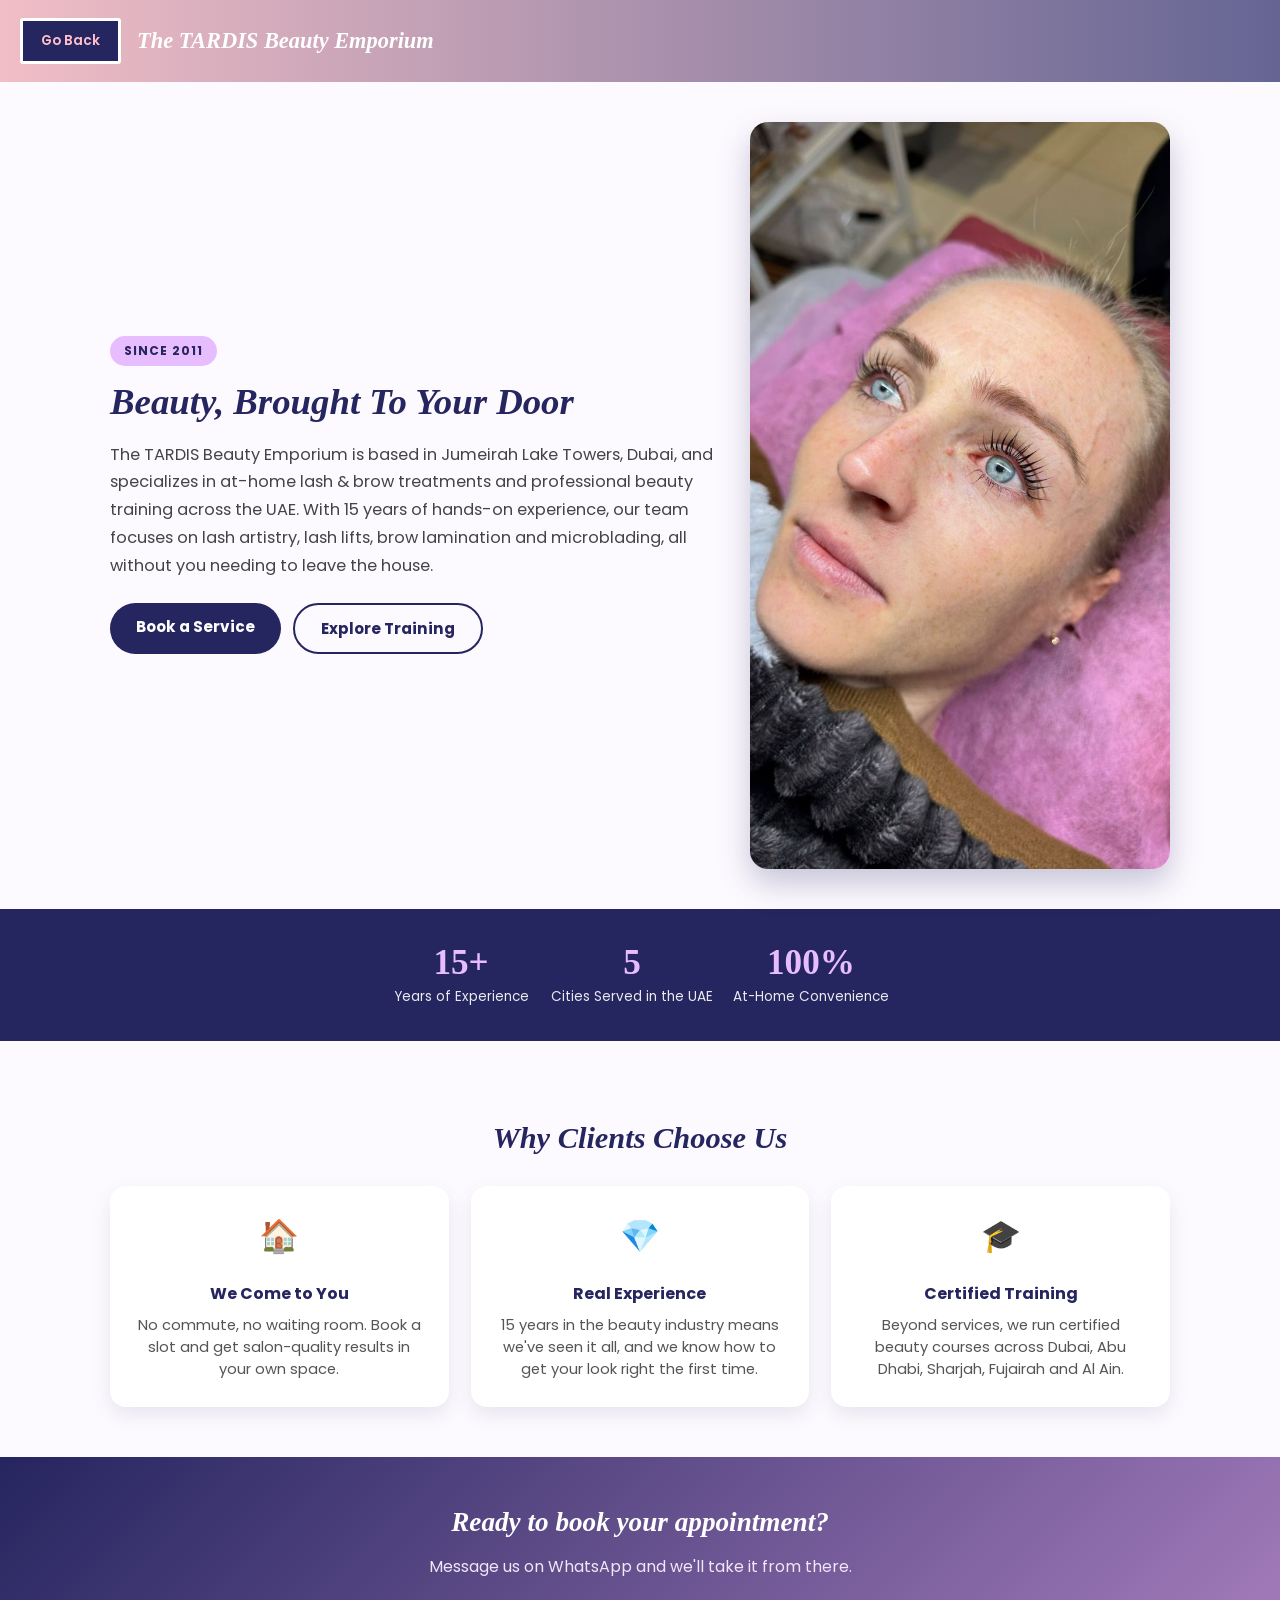
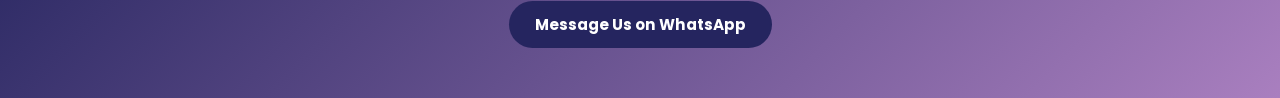
<file: about-us.html>
<!DOCTYPE html>
<html lang="en">
<head>
  <meta charset="UTF-8" />
  <meta name="viewport" content="width=device-width, initial-scale=1.0"/>
  <meta name="description" content="15 years of lash & brow expertise in Dubai. The TARDIS Beauty Emporium offers at-home lash and brow services and professional training across the UAE.">
  <title>About Us | The TARDIS Beauty Emporium</title>
  <link rel="preconnect" href="https://fonts.googleapis.com">
  <link rel="preconnect" href="https://fonts.gstatic.com" crossorigin>
  <link href="https://fonts.googleapis.com/css2?family=Playfair+Display+SC:ital,wght@0,400;0,700;0,900;1,400;1,700;1,900&family=Poppins:ital,wght@0,100;0,200;0,300;0,400;0,500;0,600;0,700;0,800;0,900;1,100;1,200;1,300;1,400;1,500;1,600;1,700;1,800;1,900&display=swap" rel="stylesheet">
  <link rel="stylesheet" href="./about-us.css" />
</head>
<body>

  <header class="about-header">
    <a href="./index.html" class="back-btn">Go Back</a>
    <h1>The TARDIS Beauty Emporium</h1>
  </header>

  <section class="about-hero">
    <div class="about-hero-text">
      <span class="about-badge">Since 2011</span>
      <h2>Beauty, Brought To Your Door</h2>
      <p>The TARDIS Beauty Emporium is based in Jumeirah Lake Towers, Dubai, and specializes in at-home lash &amp; brow treatments and professional beauty training across the UAE. With 15 years of hands-on experience, our team focuses on lash artistry, lash lifts, brow lamination and microblading, all without you needing to leave the house.</p>
      <div class="about-cta-row">
        <a href="https://wa.me/971585784100?text=Hi!%20I'd%20like%20to%20book%20a%20beauty%20service" target="_blank" rel="noopener" class="about-btn about-btn-primary">Book a Service</a>
        <a href="./index.html#training" class="about-btn about-btn-secondary">Explore Training</a>
      </div>
    </div>
    <div class="about-hero-img">
      <img src="./about-hero.jpg" alt="Lash treatment being applied at The TARDIS Beauty Emporium" loading="lazy">
    </div>
  </section>

  <section class="about-stats">
    <div class="stat-item">
      <span class="stat-number">15+</span>
      <span class="stat-label">Years of Experience</span>
    </div>
    <div class="stat-item">
      <span class="stat-number">5</span>
      <span class="stat-label">Cities Served in the UAE</span>
    </div>
    <div class="stat-item">
      <span class="stat-number">100%</span>
      <span class="stat-label">At-Home Convenience</span>
    </div>
  </section>

  <section class="about-values">
    <h3 class="section-title">Why Clients Choose Us</h3>
    <div class="values-grid">
      <div class="value-card">
        <div class="value-icon">🏠</div>
        <h4>We Come to You</h4>
        <p>No commute, no waiting room. Book a slot and get salon-quality results in your own space.</p>
      </div>
      <div class="value-card">
        <div class="value-icon">💎</div>
        <h4>Real Experience</h4>
        <p>15 years in the beauty industry means we've seen it all, and we know how to get your look right the first time.</p>
      </div>
      <div class="value-card">
        <div class="value-icon">🎓</div>
        <h4>Certified Training</h4>
        <p>Beyond services, we run certified beauty courses across Dubai, Abu Dhabi, Sharjah, Fujairah and Al Ain.</p>
      </div>
    </div>
  </section>

  <section class="about-final-cta">
    <h3>Ready to book your appointment?</h3>
    <p>Message us on WhatsApp and we'll take it from there.</p>
    <a href="https://wa.me/971585784100?text=Hi!%20I'd%20like%20to%20book%20a%20beauty%20service" target="_blank" rel="noopener" class="about-btn about-btn-primary">Message Us on WhatsApp</a>
  </section>

</body>
</html>
</file>
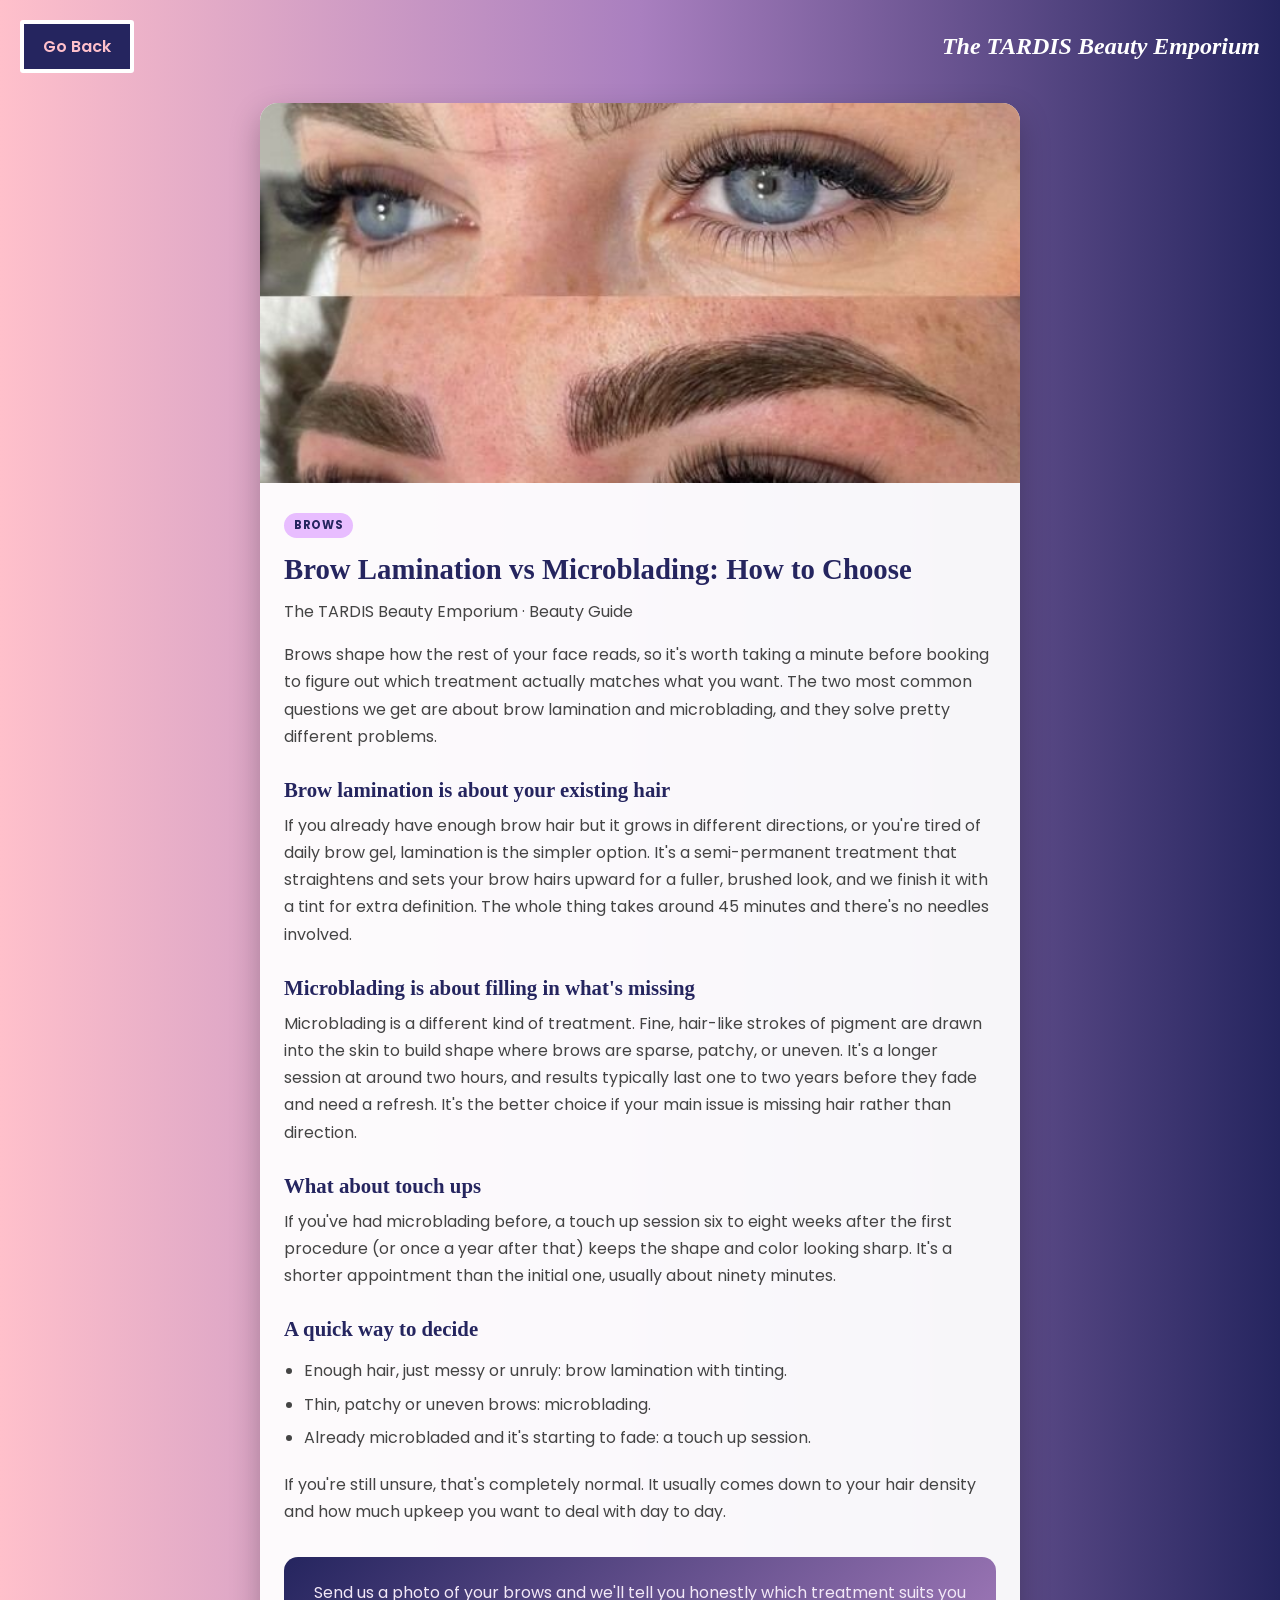
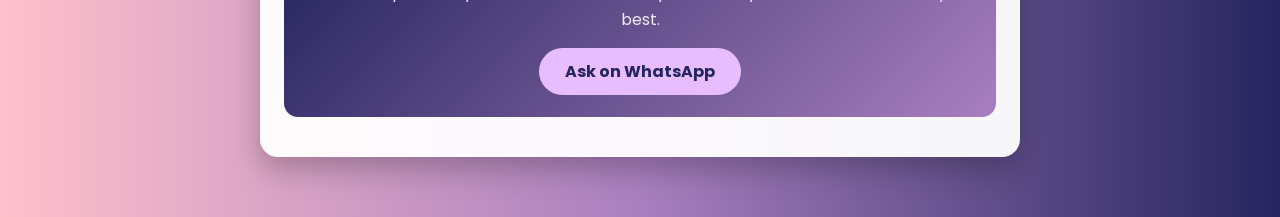
<file: blog-brow-guide.html>
<!DOCTYPE html>
<html lang="en">
<head>
  <meta charset="UTF-8">
  <meta name="viewport" content="width=device-width, initial-scale=1.0">
  <meta name="description" content="Brow lamination or microblading? Here's how to choose the right brow treatment for your face and lifestyle, from The TARDIS Beauty Emporium, Dubai.">
  <title>Brow Lamination vs Microblading: How to Choose | The TARDIS Beauty Emporium Blog</title>
  <link rel="preconnect" href="https://fonts.googleapis.com">
  <link rel="preconnect" href="https://fonts.gstatic.com" crossorigin>
  <link href="https://fonts.googleapis.com/css2?family=Playfair+Display+SC:ital,wght@0,400;0,700;0,900;1,400;1,700;1,900&family=Poppins:ital,wght@0,100;0,200;0,300;0,400;0,500;0,600;0,700;0,800;0,900;1,100;1,200;1,300;1,400;1,500;1,600;1,700;1,800;1,900&display=swap" rel="stylesheet">
  <style>
    * { box-sizing: border-box; }
    body {
      margin: 0;
      font-family: 'Poppins', sans-serif;
      background: linear-gradient(to left, #25255f, #a97fbf, pink);
      min-height: 100vh;
      color: #333;
    }
    header {
      padding: 20px;
      display: flex;
      align-items: center;
      justify-content: space-between;
      flex-wrap: wrap;
      gap: 10px;
    }
    header a.back-btn {
      color: pink;
      background-color: #25255f;
      padding: 10px 19px;
      border-radius: 3px;
      border: 4px solid white;
      text-decoration: none;
      font-weight: 600;
      display: inline-block;
    }
    header h1 {
      color: #fff;
      font-family: 'Playfair Display', serif;
      font-style: italic;
      font-size: 1.5rem;
      margin: 0;
    }
    article {
      max-width: 760px;
      margin: 10px auto 60px;
      background: rgba(255,255,255,0.95);
      border-radius: 18px;
      overflow: hidden;
      box-shadow: 0 12px 30px rgba(0,0,0,0.25);
    }
    article img.hero {
      width: 100%;
      max-height: 380px;
      object-fit: cover;
      display: block;
    }
    .article-body { padding: 28px 24px 40px; }
    .post-tag {
      display: inline-block;
      background: #E8BDFF;
      color: #25255f;
      font-size: 0.72rem;
      font-weight: 700;
      letter-spacing: 0.06em;
      text-transform: uppercase;
      padding: 4px 10px;
      border-radius: 20px;
      margin-bottom: 14px;
    }
    .article-body h1 {
      font-family: 'Playfair Display', serif;
      color: #25255f;
      font-size: 1.8rem;
      margin: 0 0 10px;
      line-height: 1.25;
    }
    .meta { color: #888; font-size: 0.85rem; margin-bottom: 24px; }
    .article-body h2 {
      font-family: 'Playfair Display', serif;
      color: #25255f;
      font-size: 1.3rem;
      margin: 28px 0 10px;
    }
    .article-body p {
      line-height: 1.7;
      font-size: 1rem;
      color: #444;
      margin: 0 0 16px;
    }
    .article-body ul { line-height: 1.7; color: #444; padding-left: 20px; margin-bottom: 20px; }
    .article-body li { margin-bottom: 6px; }
    .cta-box {
      margin-top: 32px;
      padding: 22px;
      background: linear-gradient(135deg, #25255f, #a97fbf);
      border-radius: 14px;
      text-align: center;
      color: #fff;
    }
    .cta-box p { color: #f2e8f7; margin-bottom: 14px; }
    .cta-box a {
      display: inline-block;
      background: #E8BDFF;
      color: #25255f;
      font-weight: 700;
      padding: 11px 26px;
      border-radius: 26px;
      text-decoration: none;
      transition: background 0.2s ease;
    }
    .cta-box a:hover { background: #fff; }
    @media (max-width: 480px) {
      .article-body h1 { font-size: 1.4rem; }
      .article-body { padding: 20px 16px 32px; }
    }
  </style>
</head>
<body>
  <header>
    <a href="./blog.html" class="back-btn">Go Back</a>
    <h1>The TARDIS Beauty Emporium</h1>
  </header>

  <article>
    <img class="hero" src="./Screenshot_31-7-2025_235139_www.instagram.com.jpeg" alt="Well groomed eyebrows after a brow treatment">
    <div class="article-body">
      <span class="post-tag">Brows</span>
      <h1>Brow Lamination vs Microblading: How to Choose</h1>
      <p class="meta">The TARDIS Beauty Emporium · Beauty Guide</p>

      <p>Brows shape how the rest of your face reads, so it's worth taking a minute before booking to figure out which treatment actually matches what you want. The two most common questions we get are about brow lamination and microblading, and they solve pretty different problems.</p>

      <h2>Brow lamination is about your existing hair</h2>
      <p>If you already have enough brow hair but it grows in different directions, or you're tired of daily brow gel, lamination is the simpler option. It's a semi-permanent treatment that straightens and sets your brow hairs upward for a fuller, brushed look, and we finish it with a tint for extra definition. The whole thing takes around 45 minutes and there's no needles involved.</p>

      <h2>Microblading is about filling in what's missing</h2>
      <p>Microblading is a different kind of treatment. Fine, hair-like strokes of pigment are drawn into the skin to build shape where brows are sparse, patchy, or uneven. It's a longer session at around two hours, and results typically last one to two years before they fade and need a refresh. It's the better choice if your main issue is missing hair rather than direction.</p>

      <h2>What about touch ups</h2>
      <p>If you've had microblading before, a touch up session six to eight weeks after the first procedure (or once a year after that) keeps the shape and color looking sharp. It's a shorter appointment than the initial one, usually about ninety minutes.</p>

      <h2>A quick way to decide</h2>
      <ul>
        <li>Enough hair, just messy or unruly: brow lamination with tinting.</li>
        <li>Thin, patchy or uneven brows: microblading.</li>
        <li>Already microbladed and it's starting to fade: a touch up session.</li>
      </ul>

      <p>If you're still unsure, that's completely normal. It usually comes down to your hair density and how much upkeep you want to deal with day to day.</p>

      <div class="cta-box">
        <p>Send us a photo of your brows and we'll tell you honestly which treatment suits you best.</p>
        <a href="https://wa.me/971585784100?text=Hi!%20I'd%20like%20advice%20on%20brow%20lamination%20vs%20microblading" target="_blank" rel="noopener">Ask on WhatsApp</a>
      </div>
    </div>
  </article>
</body>
</html>
</file>
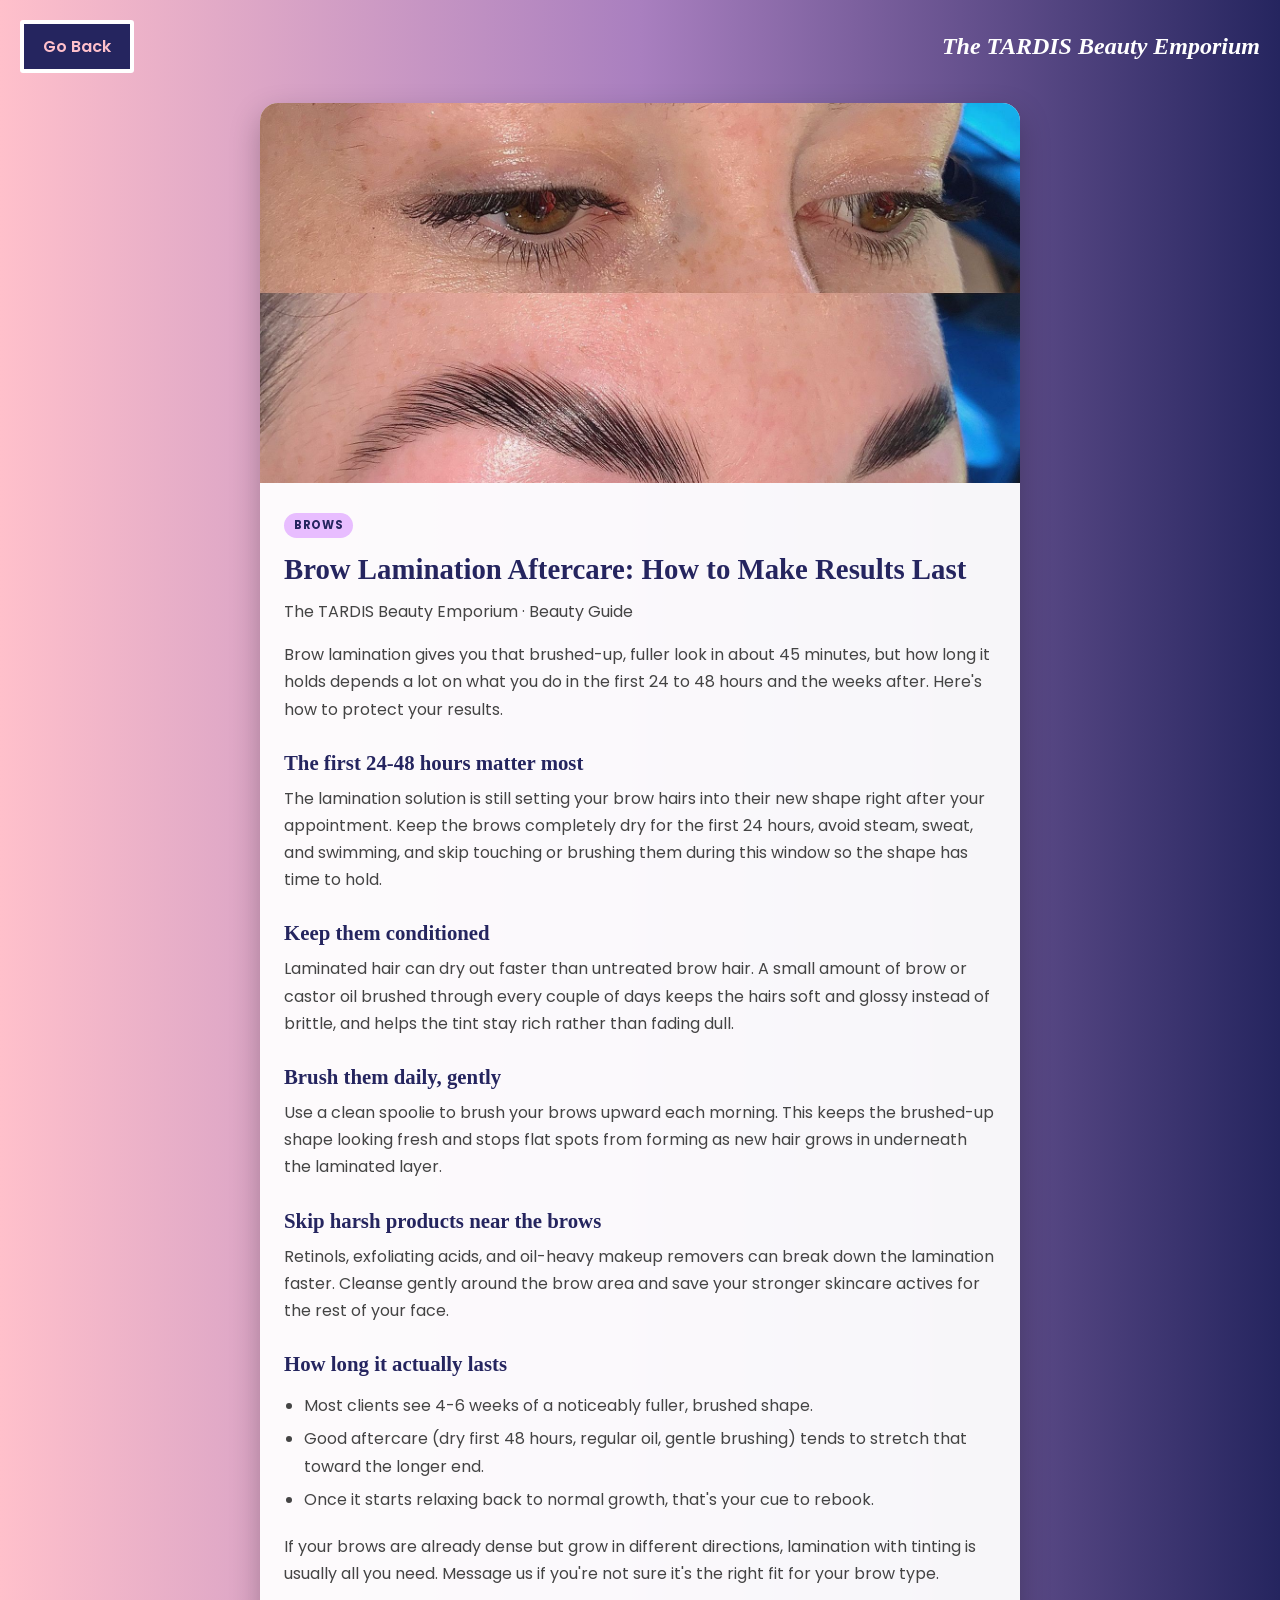
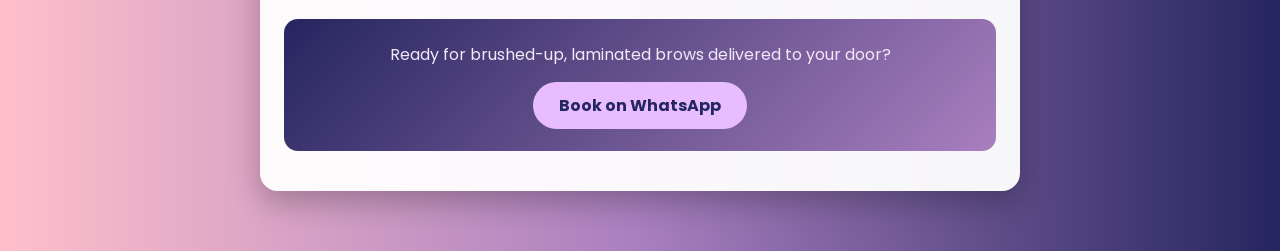
<file: blog-brow-lamination-aftercare.html>
<!DOCTYPE html>
<html lang="en">
<head>
  <meta charset="UTF-8">
  <meta name="viewport" content="width=device-width, initial-scale=1.0">
  <meta name="description" content="Just had your brows laminated and tinted? Here's how to care for them at home so the fuller, brushed-up look lasts, from The TARDIS Beauty Emporium, Dubai.">
  <title>Brow Lamination Aftercare: How to Make Results Last | The TARDIS Beauty Emporium Blog</title>
  <link rel="preconnect" href="https://fonts.googleapis.com">
  <link rel="preconnect" href="https://fonts.gstatic.com" crossorigin>
  <link href="https://fonts.googleapis.com/css2?family=Playfair+Display+SC:ital,wght@0,400;0,700;0,900;1,400;1,700;1,900&family=Poppins:ital,wght@0,100;0,200;0,300;0,400;0,500;0,600;0,700;0,800;0,900;1,100;1,200;1,300;1,400;1,500;1,600;1,700;1,800;1,900&display=swap" rel="stylesheet">
  <style>
    * { box-sizing: border-box; }
    body {
      margin: 0;
      font-family: 'Poppins', sans-serif;
      background: linear-gradient(to left, #25255f, #a97fbf, pink);
      min-height: 100vh;
      color: #333;
    }
    header {
      padding: 20px;
      display: flex;
      align-items: center;
      justify-content: space-between;
      flex-wrap: wrap;
      gap: 10px;
    }
    header a.back-btn {
      color: pink;
      background-color: #25255f;
      padding: 10px 19px;
      border-radius: 3px;
      border: 4px solid white;
      text-decoration: none;
      font-weight: 600;
      display: inline-block;
    }
    header h1 {
      color: #fff;
      font-family: 'Playfair Display', serif;
      font-style: italic;
      font-size: 1.5rem;
      margin: 0;
    }
    article {
      max-width: 760px;
      margin: 10px auto 60px;
      background: rgba(255,255,255,0.95);
      border-radius: 18px;
      overflow: hidden;
      box-shadow: 0 12px 30px rgba(0,0,0,0.25);
    }
    article img.hero {
      width: 100%;
      max-height: 380px;
      object-fit: cover;
      display: block;
    }
    .article-body { padding: 28px 24px 40px; }
    .post-tag {
      display: inline-block;
      background: #E8BDFF;
      color: #25255f;
      font-size: 0.72rem;
      font-weight: 700;
      letter-spacing: 0.06em;
      text-transform: uppercase;
      padding: 4px 10px;
      border-radius: 20px;
      margin-bottom: 14px;
    }
    .article-body h1 {
      font-family: 'Playfair Display', serif;
      color: #25255f;
      font-size: 1.8rem;
      margin: 0 0 10px;
      line-height: 1.25;
    }
    .meta { color: #888; font-size: 0.85rem; margin-bottom: 24px; }
    .article-body h2 {
      font-family: 'Playfair Display', serif;
      color: #25255f;
      font-size: 1.3rem;
      margin: 28px 0 10px;
    }
    .article-body p {
      line-height: 1.7;
      font-size: 1rem;
      color: #444;
      margin: 0 0 16px;
    }
    .article-body ul { line-height: 1.7; color: #444; padding-left: 20px; margin-bottom: 20px; }
    .article-body li { margin-bottom: 6px; }
    .cta-box {
      margin-top: 32px;
      padding: 22px;
      background: linear-gradient(135deg, #25255f, #a97fbf);
      border-radius: 14px;
      text-align: center;
      color: #fff;
    }
    .cta-box p { color: #f2e8f7; margin-bottom: 14px; }
    .cta-box a {
      display: inline-block;
      background: #E8BDFF;
      color: #25255f;
      font-weight: 700;
      padding: 11px 26px;
      border-radius: 26px;
      text-decoration: none;
      transition: background 0.2s ease;
    }
    .cta-box a:hover { background: #fff; }
    @media (max-width: 480px) {
      .article-body h1 { font-size: 1.4rem; }
      .article-body { padding: 20px 16px 32px; }
    }
  </style>
</head>
<body>
  <header>
    <a href="./blog.html" class="back-btn">Go Back</a>
    <h1>The TARDIS Beauty Emporium</h1>
  </header>

  <article>
    <img class="hero" src="./brow-gallery-1.jpg" alt="Brow lamination before and after result">
    <div class="article-body">
      <span class="post-tag">Brows</span>
      <h1>Brow Lamination Aftercare: How to Make Results Last</h1>
      <p class="meta">The TARDIS Beauty Emporium · Beauty Guide</p>

      <p>Brow lamination gives you that brushed-up, fuller look in about 45 minutes, but how long it holds depends a lot on what you do in the first 24 to 48 hours and the weeks after. Here's how to protect your results.</p>

      <h2>The first 24-48 hours matter most</h2>
      <p>The lamination solution is still setting your brow hairs into their new shape right after your appointment. Keep the brows completely dry for the first 24 hours, avoid steam, sweat, and swimming, and skip touching or brushing them during this window so the shape has time to hold.</p>

      <h2>Keep them conditioned</h2>
      <p>Laminated hair can dry out faster than untreated brow hair. A small amount of brow or castor oil brushed through every couple of days keeps the hairs soft and glossy instead of brittle, and helps the tint stay rich rather than fading dull.</p>

      <h2>Brush them daily, gently</h2>
      <p>Use a clean spoolie to brush your brows upward each morning. This keeps the brushed-up shape looking fresh and stops flat spots from forming as new hair grows in underneath the laminated layer.</p>

      <h2>Skip harsh products near the brows</h2>
      <p>Retinols, exfoliating acids, and oil-heavy makeup removers can break down the lamination faster. Cleanse gently around the brow area and save your stronger skincare actives for the rest of your face.</p>

      <h2>How long it actually lasts</h2>
      <ul>
        <li>Most clients see 4-6 weeks of a noticeably fuller, brushed shape.</li>
        <li>Good aftercare (dry first 48 hours, regular oil, gentle brushing) tends to stretch that toward the longer end.</li>
        <li>Once it starts relaxing back to normal growth, that's your cue to rebook.</li>
      </ul>

      <p>If your brows are already dense but grow in different directions, lamination with tinting is usually all you need. Message us if you're not sure it's the right fit for your brow type.</p>

      <div class="cta-box">
        <p>Ready for brushed-up, laminated brows delivered to your door?</p>
        <a href="https://wa.me/971585784100?text=Hi!%20I'd%20like%20to%20book%20brow%20lamination" target="_blank" rel="noopener">Book on WhatsApp</a>
      </div>
    </div>
  </article>
</body>
</html>
</file>
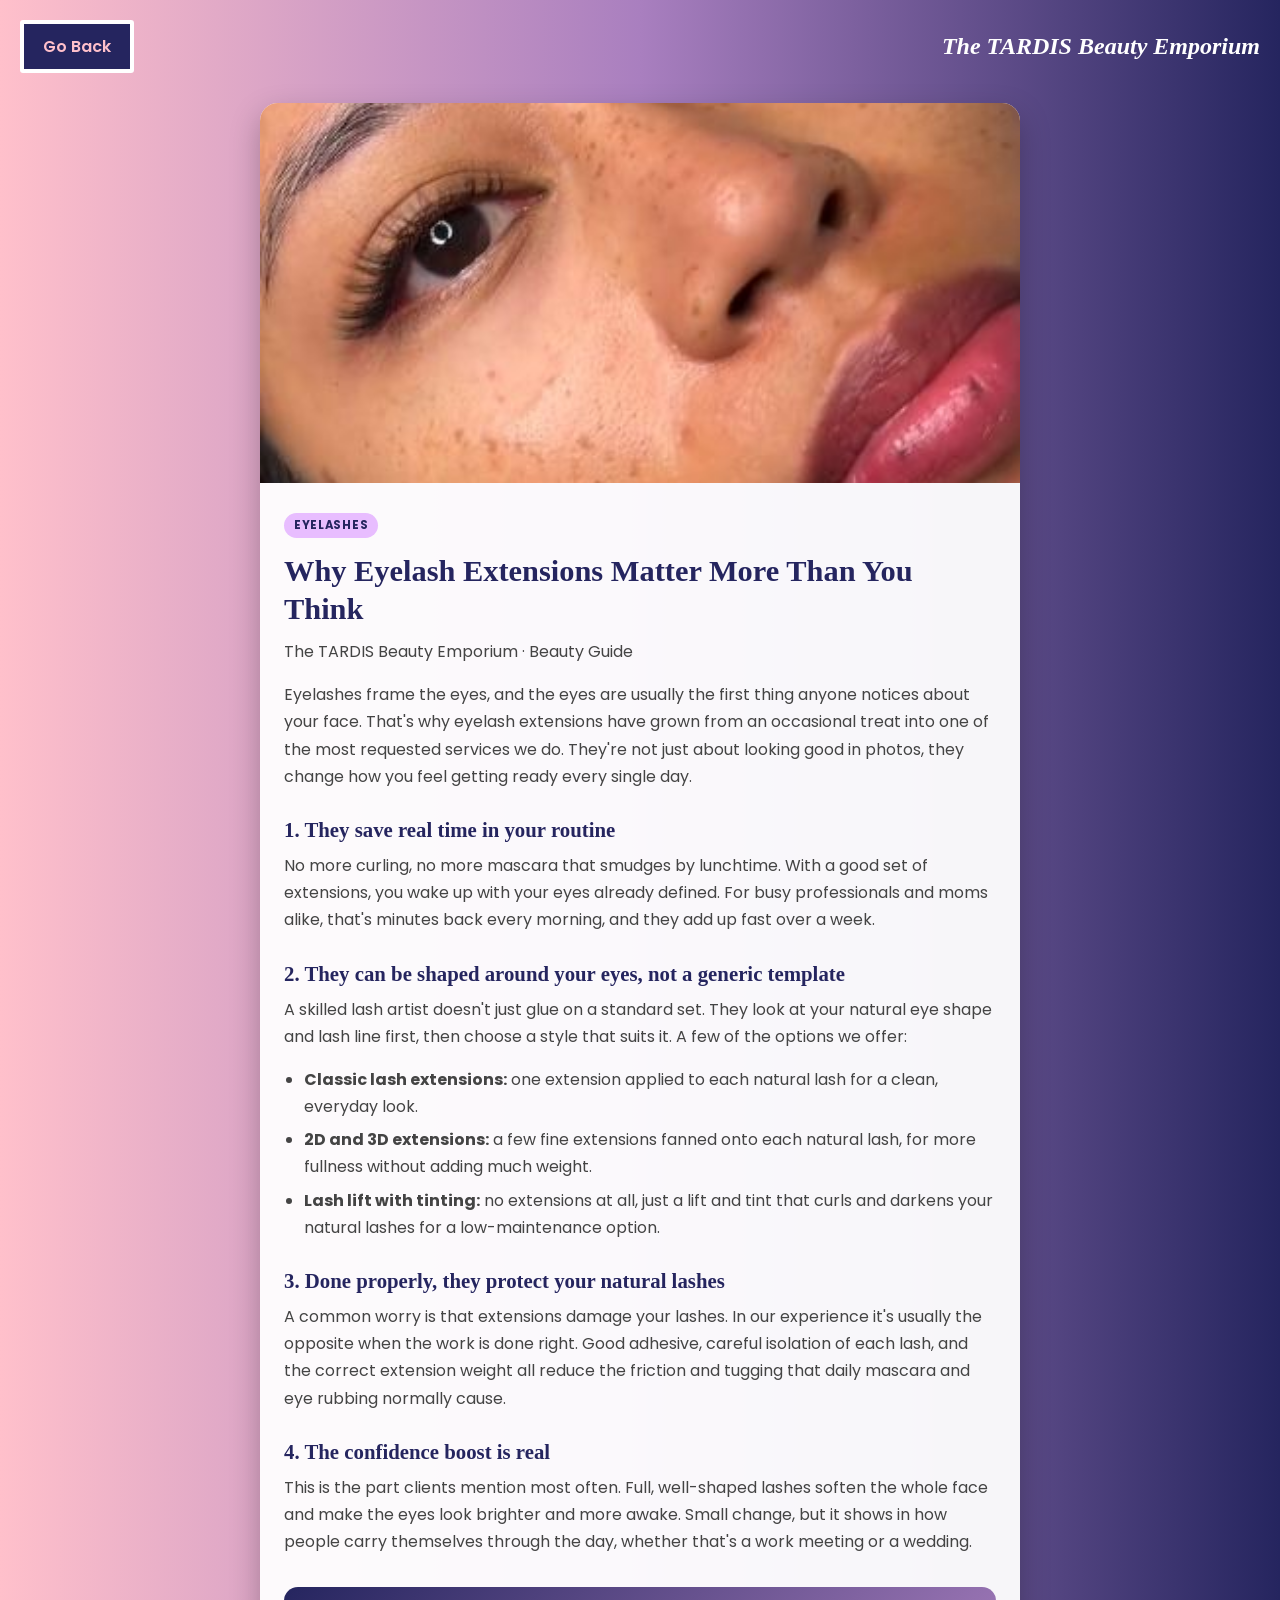
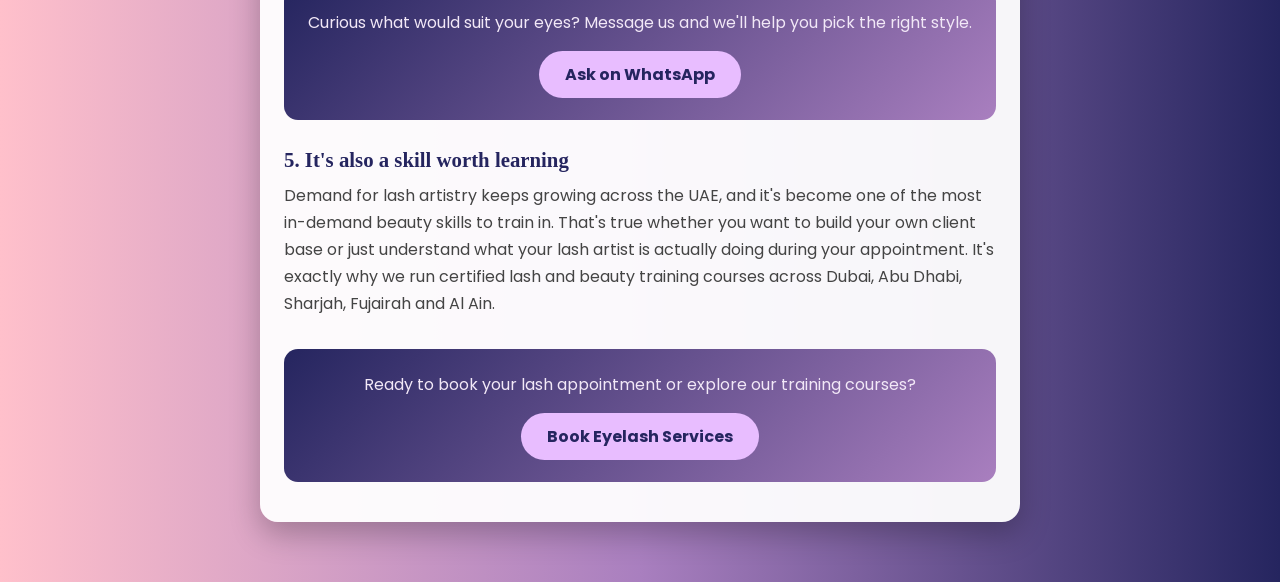
<file: blog-eyelash-importance.html>
<!DOCTYPE html>
<html lang="en">
<head>
  <meta charset="UTF-8">
  <meta name="viewport" content="width=device-width, initial-scale=1.0">
  <meta name="description" content="Discover why eyelash extensions matter, the different styles available, and how they can transform your daily beauty routine, from The TARDIS Beauty Emporium, Dubai.">
  <title>Why Eyelash Extensions Matter | The TARDIS Beauty Emporium Blog</title>
  <link rel="preconnect" href="https://fonts.googleapis.com">
  <link rel="preconnect" href="https://fonts.gstatic.com" crossorigin>
  <link href="https://fonts.googleapis.com/css2?family=Playfair+Display+SC:ital,wght@0,400;0,700;0,900;1,400;1,700;1,900&family=Poppins:ital,wght@0,100;0,200;0,300;0,400;0,500;0,600;0,700;0,800;0,900;1,100;1,200;1,300;1,400;1,500;1,600;1,700;1,800;1,900&display=swap" rel="stylesheet">
  <style>
    * { box-sizing: border-box; }
    body {
      margin: 0;
      font-family: 'Poppins', sans-serif;
      background: linear-gradient(to left, #25255f, #a97fbf, pink);
      min-height: 100vh;
      color: #333;
    }
    header {
      padding: 20px;
      display: flex;
      align-items: center;
      justify-content: space-between;
      flex-wrap: wrap;
      gap: 10px;
    }
    header a.back-btn {
      color: pink;
      background-color: #25255f;
      padding: 10px 19px;
      border-radius: 3px;
      border: 4px solid white;
      text-decoration: none;
      font-weight: 600;
      display: inline-block;
    }
    header h1 {
      color: #fff;
      font-family: 'Playfair Display', serif;
      font-style: italic;
      font-size: 1.5rem;
      margin: 0;
    }
    article {
      max-width: 760px;
      margin: 10px auto 60px;
      background: rgba(255,255,255,0.95);
      border-radius: 18px;
      overflow: hidden;
      box-shadow: 0 12px 30px rgba(0,0,0,0.25);
    }
    article img.hero {
      width: 100%;
      max-height: 380px;
      object-fit: cover;
      display: block;
    }
    .article-body {
      padding: 28px 24px 40px;
    }
    .post-tag {
      display: inline-block;
      background: #E8BDFF;
      color: #25255f;
      font-size: 0.72rem;
      font-weight: 700;
      letter-spacing: 0.06em;
      text-transform: uppercase;
      padding: 4px 10px;
      border-radius: 20px;
      margin-bottom: 14px;
    }
    .article-body h1 {
      font-family: 'Playfair Display', serif;
      color: #25255f;
      font-size: 1.9rem;
      margin: 0 0 10px;
      line-height: 1.25;
    }
    .meta {
      color: #888;
      font-size: 0.85rem;
      margin-bottom: 24px;
    }
    .article-body h2 {
      font-family: 'Playfair Display', serif;
      color: #25255f;
      font-size: 1.3rem;
      margin: 28px 0 10px;
    }
    .article-body p {
      line-height: 1.7;
      font-size: 1rem;
      color: #444;
      margin: 0 0 16px;
    }
    .article-body ul {
      line-height: 1.7;
      color: #444;
      padding-left: 20px;
      margin-bottom: 20px;
    }
    .article-body li { margin-bottom: 6px; }
    .cta-box {
      margin-top: 32px;
      padding: 22px;
      background: linear-gradient(135deg, #25255f, #a97fbf);
      border-radius: 14px;
      text-align: center;
      color: #fff;
    }
    .cta-box p {
      color: #f2e8f7;
      margin-bottom: 14px;
    }
    .cta-box a {
      display: inline-block;
      background: #E8BDFF;
      color: #25255f;
      font-weight: 700;
      padding: 11px 26px;
      border-radius: 26px;
      text-decoration: none;
      transition: background 0.2s ease;
    }
    .cta-box a:hover {
      background: #fff;
    }
    @media (max-width: 480px) {
      .article-body h1 { font-size: 1.5rem; }
      .article-body { padding: 20px 16px 32px; }
    }
  </style>
</head>
<body>
  <header>
    <a href="./blog.html" class="back-btn">Go Back</a>
    <h1>The TARDIS Beauty Emporium</h1>
  </header>

  <article>
    <img class="hero" src="./Screenshot_31-7-2025_235315_www.instagram.com.jpeg" alt="Close up of natural-looking eyelash extensions">
    <div class="article-body">
      <span class="post-tag">Eyelashes</span>
      <h1>Why Eyelash Extensions Matter More Than You Think</h1>
      <p class="meta">The TARDIS Beauty Emporium · Beauty Guide</p>

      <p>Eyelashes frame the eyes, and the eyes are usually the first thing anyone notices about your face. That's why eyelash extensions have grown from an occasional treat into one of the most requested services we do. They're not just about looking good in photos, they change how you feel getting ready every single day.</p>

      <h2>1. They save real time in your routine</h2>
      <p>No more curling, no more mascara that smudges by lunchtime. With a good set of extensions, you wake up with your eyes already defined. For busy professionals and moms alike, that's minutes back every morning, and they add up fast over a week.</p>

      <h2>2. They can be shaped around your eyes, not a generic template</h2>
      <p>A skilled lash artist doesn't just glue on a standard set. They look at your natural eye shape and lash line first, then choose a style that suits it. A few of the options we offer:</p>
      <ul>
        <li><strong>Classic lash extensions:</strong> one extension applied to each natural lash for a clean, everyday look.</li>
        <li><strong>2D and 3D extensions:</strong> a few fine extensions fanned onto each natural lash, for more fullness without adding much weight.</li>
        <li><strong>Lash lift with tinting:</strong> no extensions at all, just a lift and tint that curls and darkens your natural lashes for a low-maintenance option.</li>
      </ul>

      <h2>3. Done properly, they protect your natural lashes</h2>
      <p>A common worry is that extensions damage your lashes. In our experience it's usually the opposite when the work is done right. Good adhesive, careful isolation of each lash, and the correct extension weight all reduce the friction and tugging that daily mascara and eye rubbing normally cause.</p>

      <h2>4. The confidence boost is real</h2>
      <p>This is the part clients mention most often. Full, well-shaped lashes soften the whole face and make the eyes look brighter and more awake. Small change, but it shows in how people carry themselves through the day, whether that's a work meeting or a wedding.</p>

      <div class="cta-box">
        <p>Curious what would suit your eyes? Message us and we'll help you pick the right style.</p>
        <a href="https://wa.me/971585784100?text=Hi!%20I'd%20like%20to%20know%20more%20about%20eyelash%20extensions" target="_blank" rel="noopener">Ask on WhatsApp</a>
      </div>

      <h2>5. It's also a skill worth learning</h2>
      <p>Demand for lash artistry keeps growing across the UAE, and it's become one of the most in-demand beauty skills to train in. That's true whether you want to build your own client base or just understand what your lash artist is actually doing during your appointment. It's exactly why we run certified lash and beauty training courses across Dubai, Abu Dhabi, Sharjah, Fujairah and Al Ain.</p>

      <div class="cta-box">
        <p>Ready to book your lash appointment or explore our training courses?</p>
        <a href="./eyelash.html">Book Eyelash Services</a>
      </div>
    </div>
  </article>
</body>
</html>
</file>
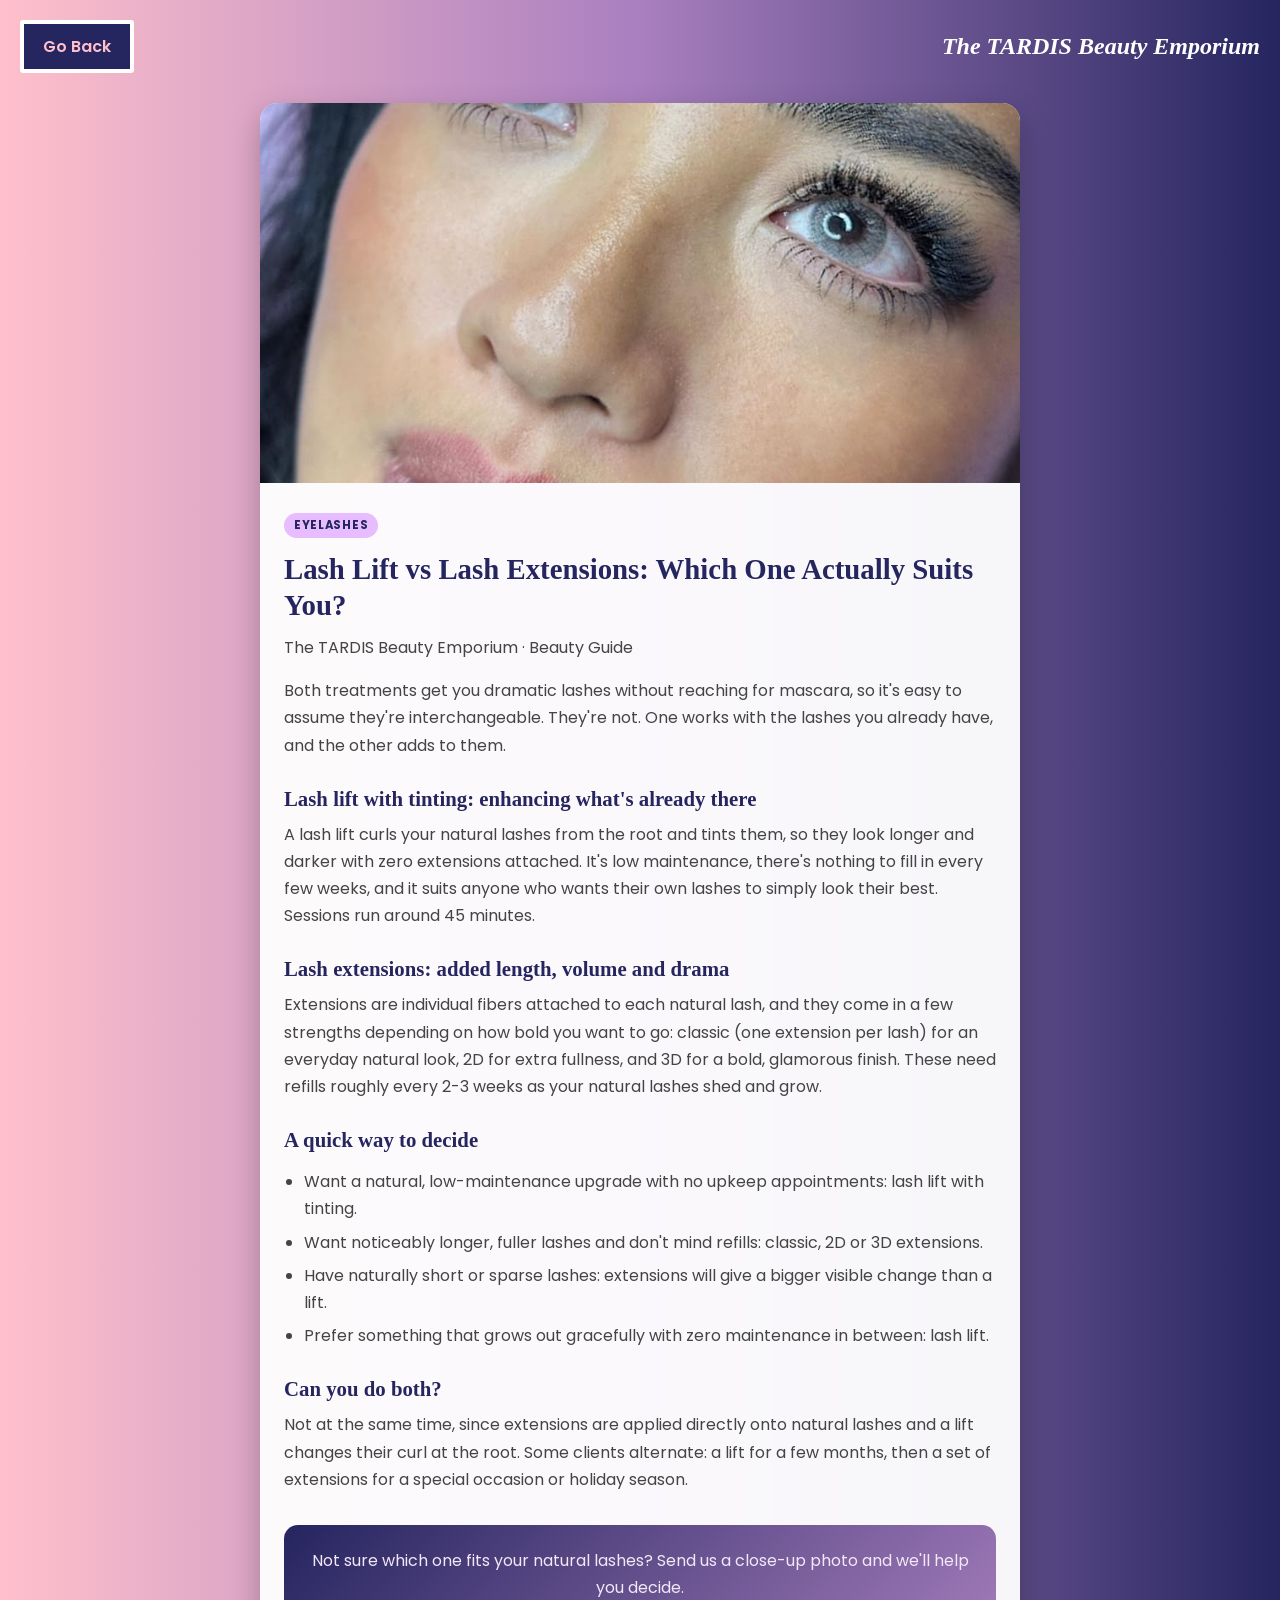
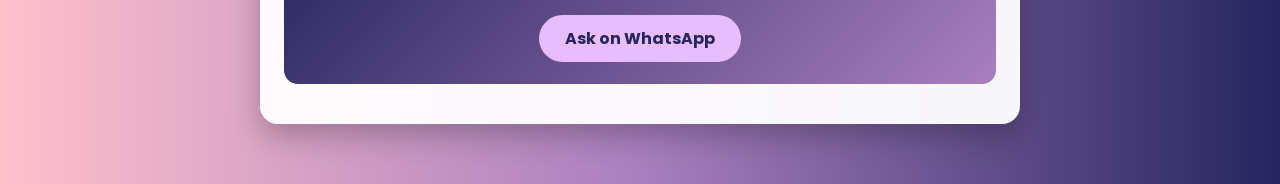
<file: blog-lash-lift-vs-extensions.html>
<!DOCTYPE html>
<html lang="en">
<head>
  <meta charset="UTF-8">
  <meta name="viewport" content="width=device-width, initial-scale=1.0">
  <meta name="description" content="Lash lift or lash extensions? Here's how to choose the right lash treatment for your natural lashes and lifestyle, from The TARDIS Beauty Emporium, Dubai.">
  <title>Lash Lift vs Lash Extensions: Which One Actually Suits You? | The TARDIS Beauty Emporium Blog</title>
  <link rel="preconnect" href="https://fonts.googleapis.com">
  <link rel="preconnect" href="https://fonts.gstatic.com" crossorigin>
  <link href="https://fonts.googleapis.com/css2?family=Playfair+Display+SC:ital,wght@0,400;0,700;0,900;1,400;1,700;1,900&family=Poppins:ital,wght@0,100;0,200;0,300;0,400;0,500;0,600;0,700;0,800;0,900;1,100;1,200;1,300;1,400;1,500;1,600;1,700;1,800;1,900&display=swap" rel="stylesheet">
  <style>
    * { box-sizing: border-box; }
    body {
      margin: 0;
      font-family: 'Poppins', sans-serif;
      background: linear-gradient(to left, #25255f, #a97fbf, pink);
      min-height: 100vh;
      color: #333;
    }
    header {
      padding: 20px;
      display: flex;
      align-items: center;
      justify-content: space-between;
      flex-wrap: wrap;
      gap: 10px;
    }
    header a.back-btn {
      color: pink;
      background-color: #25255f;
      padding: 10px 19px;
      border-radius: 3px;
      border: 4px solid white;
      text-decoration: none;
      font-weight: 600;
      display: inline-block;
    }
    header h1 {
      color: #fff;
      font-family: 'Playfair Display', serif;
      font-style: italic;
      font-size: 1.5rem;
      margin: 0;
    }
    article {
      max-width: 760px;
      margin: 10px auto 60px;
      background: rgba(255,255,255,0.95);
      border-radius: 18px;
      overflow: hidden;
      box-shadow: 0 12px 30px rgba(0,0,0,0.25);
    }
    article img.hero {
      width: 100%;
      max-height: 380px;
      object-fit: cover;
      display: block;
    }
    .article-body { padding: 28px 24px 40px; }
    .post-tag {
      display: inline-block;
      background: #E8BDFF;
      color: #25255f;
      font-size: 0.72rem;
      font-weight: 700;
      letter-spacing: 0.06em;
      text-transform: uppercase;
      padding: 4px 10px;
      border-radius: 20px;
      margin-bottom: 14px;
    }
    .article-body h1 {
      font-family: 'Playfair Display', serif;
      color: #25255f;
      font-size: 1.8rem;
      margin: 0 0 10px;
      line-height: 1.25;
    }
    .meta { color: #888; font-size: 0.85rem; margin-bottom: 24px; }
    .article-body h2 {
      font-family: 'Playfair Display', serif;
      color: #25255f;
      font-size: 1.3rem;
      margin: 28px 0 10px;
    }
    .article-body p {
      line-height: 1.7;
      font-size: 1rem;
      color: #444;
      margin: 0 0 16px;
    }
    .article-body ul { line-height: 1.7; color: #444; padding-left: 20px; margin-bottom: 20px; }
    .article-body li { margin-bottom: 6px; }
    .cta-box {
      margin-top: 32px;
      padding: 22px;
      background: linear-gradient(135deg, #25255f, #a97fbf);
      border-radius: 14px;
      text-align: center;
      color: #fff;
    }
    .cta-box p { color: #f2e8f7; margin-bottom: 14px; }
    .cta-box a {
      display: inline-block;
      background: #E8BDFF;
      color: #25255f;
      font-weight: 700;
      padding: 11px 26px;
      border-radius: 26px;
      text-decoration: none;
      transition: background 0.2s ease;
    }
    .cta-box a:hover { background: #fff; }
    @media (max-width: 480px) {
      .article-body h1 { font-size: 1.4rem; }
      .article-body { padding: 20px 16px 32px; }
    }
  </style>
</head>
<body>
  <header>
    <a href="./blog.html" class="back-btn">Go Back</a>
    <h1>The TARDIS Beauty Emporium</h1>
  </header>

  <article>
    <img class="hero" src="./lash-gallery-8.jpg" alt="Freshly applied eyelash extensions">
    <div class="article-body">
      <span class="post-tag">Eyelashes</span>
      <h1>Lash Lift vs Lash Extensions: Which One Actually Suits You?</h1>
      <p class="meta">The TARDIS Beauty Emporium · Beauty Guide</p>

      <p>Both treatments get you dramatic lashes without reaching for mascara, so it's easy to assume they're interchangeable. They're not. One works with the lashes you already have, and the other adds to them.</p>

      <h2>Lash lift with tinting: enhancing what's already there</h2>
      <p>A lash lift curls your natural lashes from the root and tints them, so they look longer and darker with zero extensions attached. It's low maintenance, there's nothing to fill in every few weeks, and it suits anyone who wants their own lashes to simply look their best. Sessions run around 45 minutes.</p>

      <h2>Lash extensions: added length, volume and drama</h2>
      <p>Extensions are individual fibers attached to each natural lash, and they come in a few strengths depending on how bold you want to go: classic (one extension per lash) for an everyday natural look, 2D for extra fullness, and 3D for a bold, glamorous finish. These need refills roughly every 2-3 weeks as your natural lashes shed and grow.</p>

      <h2>A quick way to decide</h2>
      <ul>
        <li>Want a natural, low-maintenance upgrade with no upkeep appointments: lash lift with tinting.</li>
        <li>Want noticeably longer, fuller lashes and don't mind refills: classic, 2D or 3D extensions.</li>
        <li>Have naturally short or sparse lashes: extensions will give a bigger visible change than a lift.</li>
        <li>Prefer something that grows out gracefully with zero maintenance in between: lash lift.</li>
      </ul>

      <h2>Can you do both?</h2>
      <p>Not at the same time, since extensions are applied directly onto natural lashes and a lift changes their curl at the root. Some clients alternate: a lift for a few months, then a set of extensions for a special occasion or holiday season.</p>

      <div class="cta-box">
        <p>Not sure which one fits your natural lashes? Send us a close-up photo and we'll help you decide.</p>
        <a href="https://wa.me/971585784100?text=Hi!%20I'd%20like%20advice%20on%20lash%20lift%20vs%20lash%20extensions" target="_blank" rel="noopener">Ask on WhatsApp</a>
      </div>
    </div>
  </article>
</body>
</html>
</file>
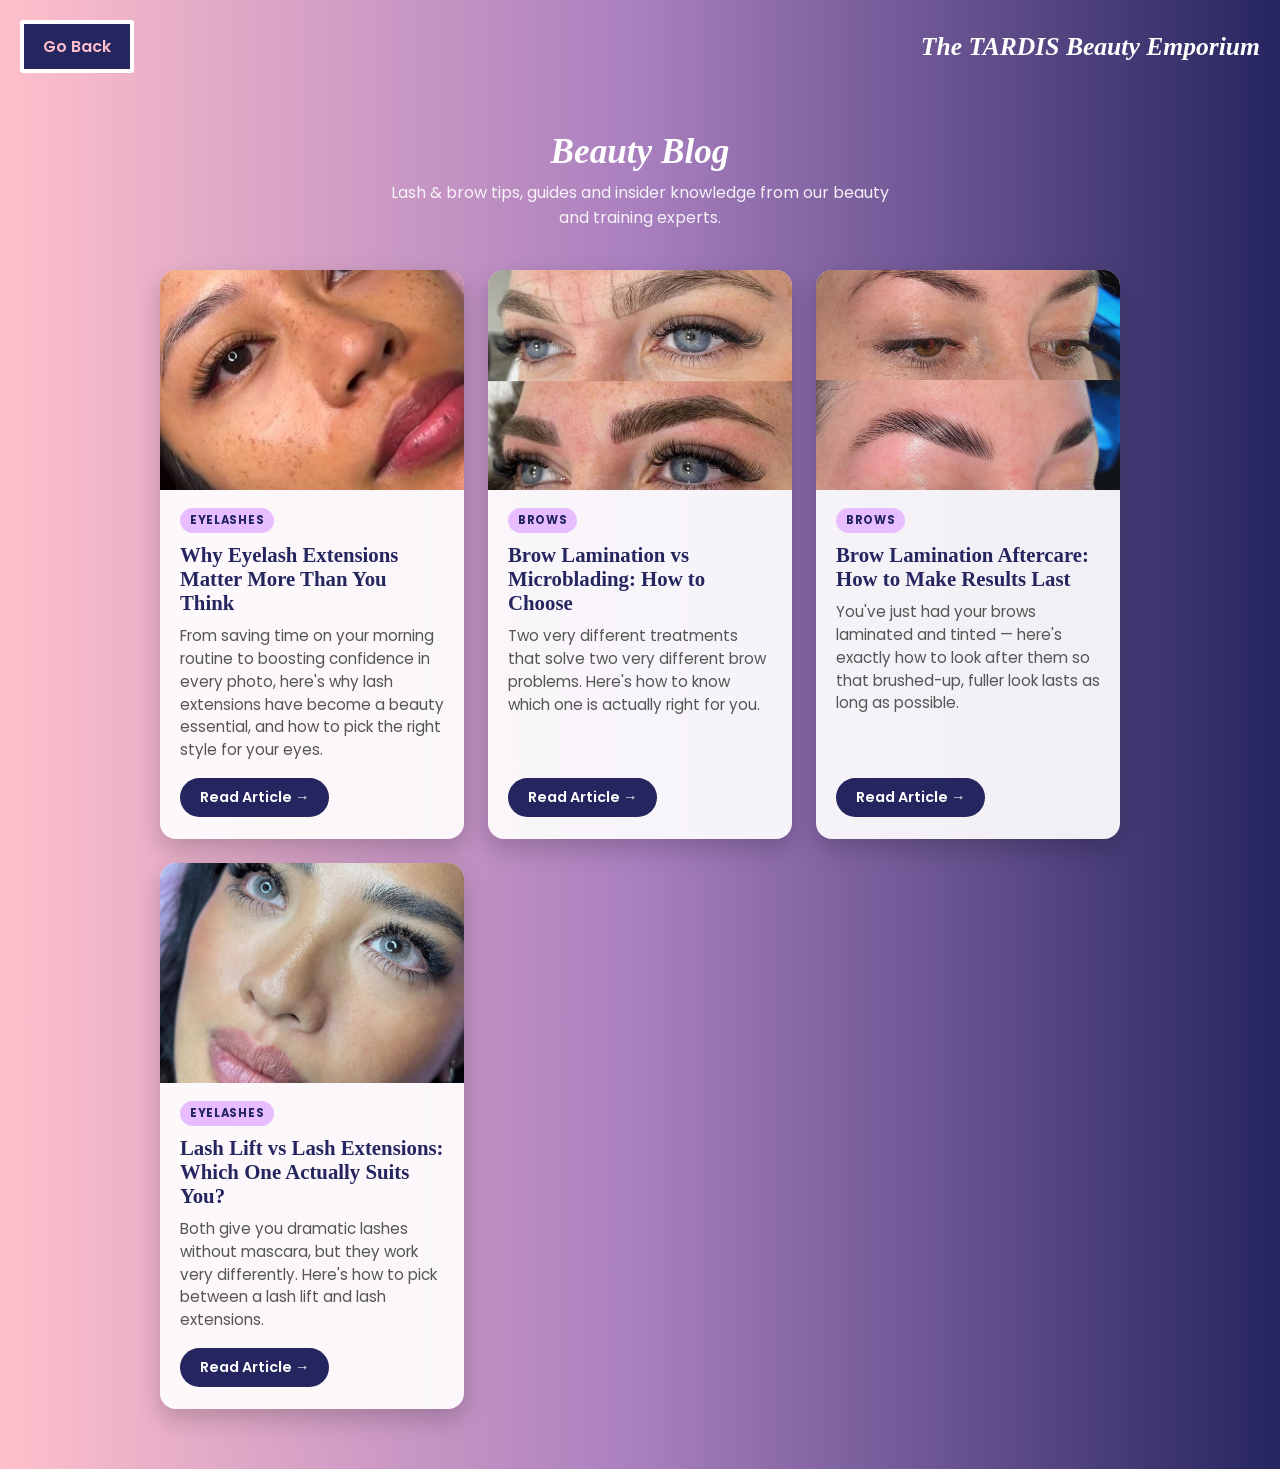
<file: blog.html>
<!DOCTYPE html>
<html lang="en">
<head>
  <meta charset="UTF-8">
  <meta name="viewport" content="width=device-width, initial-scale=1.0">
  <meta name="description" content="Lash and brow tips, guides and industry insights from The TARDIS Beauty Emporium, Dubai.">
  <title>Blog | The TARDIS Beauty Emporium</title>
  <link rel="preconnect" href="https://fonts.googleapis.com">
  <link rel="preconnect" href="https://fonts.gstatic.com" crossorigin>
  <link href="https://fonts.googleapis.com/css2?family=Playfair+Display+SC:ital,wght@0,400;0,700;0,900;1,400;1,700;1,900&family=Poppins:ital,wght@0,100;0,200;0,300;0,400;0,500;0,600;0,700;0,800;0,900;1,100;1,200;1,300;1,400;1,500;1,600;1,700;1,800;1,900&display=swap" rel="stylesheet">
  <style>
    * { box-sizing: border-box; }
    body {
      margin: 0;
      font-family: 'Poppins', sans-serif;
      background: linear-gradient(to left, #25255f, #a97fbf, pink);
      min-height: 100vh;
      color: #333;
    }
    header {
      padding: 20px;
      display: flex;
      align-items: center;
      justify-content: space-between;
      flex-wrap: wrap;
      gap: 10px;
    }
    header a.back-btn {
      color: pink;
      background-color: #25255f;
      padding: 10px 19px;
      border-radius: 3px;
      border: 4px solid white;
      text-decoration: none;
      font-weight: 600;
      display: inline-block;
    }
    header h1 {
      color: #fff;
      font-family: 'Playfair Display', serif;
      font-style: italic;
      font-size: 1.6rem;
      margin: 0;
    }
    .blog-hero {
      text-align: center;
      padding: 10px 20px 30px;
      color: #fff;
    }
    .blog-hero h2 {
      font-family: 'Playfair Display', serif;
      font-style: italic;
      font-weight: 800;
      font-size: 2.2rem;
      margin-bottom: 8px;
    }
    .blog-hero p {
      opacity: 0.9;
      max-width: 500px;
      margin: 0 auto;
    }
    .blog-grid {
      max-width: 1000px;
      margin: 0 auto;
      padding: 10px 20px 60px;
      display: grid;
      grid-template-columns: repeat(auto-fit, minmax(280px, 1fr));
      gap: 24px;
    }
    .post-card {
      background: rgba(255,255,255,0.92);
      border-radius: 16px;
      overflow: hidden;
      box-shadow: 0 10px 24px rgba(0,0,0,0.2);
      display: flex;
      flex-direction: column;
      transition: transform 0.2s ease;
    }
    .post-card:hover {
      transform: translateY(-6px);
    }
    .post-card img {
      width: 100%;
      height: 220px;
      object-fit: cover;
    }
    .post-card .post-body {
      padding: 18px 20px 22px;
      flex: 1;
      display: flex;
      flex-direction: column;
    }
    .post-tag {
      display: inline-block;
      background: #E8BDFF;
      color: #25255f;
      font-size: 0.72rem;
      font-weight: 700;
      letter-spacing: 0.06em;
      text-transform: uppercase;
      padding: 4px 10px;
      border-radius: 20px;
      margin-bottom: 10px;
      width: fit-content;
    }
    .post-card h3 {
      font-family: 'Playfair Display', serif;
      color: #25255f;
      margin: 0 0 10px;
      font-size: 1.3rem;
    }
    .post-card p {
      color: #555;
      font-size: 0.95rem;
      line-height: 1.5;
      margin: 0 0 16px;
      flex: 1;
    }
    .read-more {
      align-self: flex-start;
      background: #25255f;
      color: #fff;
      text-decoration: none;
      padding: 9px 20px;
      border-radius: 24px;
      font-weight: 600;
      font-size: 0.9rem;
      transition: background 0.2s ease;
    }
    .read-more:hover {
      background: #a97fbf;
    }
    @media (max-width: 480px) {
      .blog-hero h2 { font-size: 1.7rem; }
      header h1 { font-size: 1.3rem; }
    }
  </style>
</head>
<body>
  <header>
    <a href="./index.html" class="back-btn">Go Back</a>
    <h1>The TARDIS Beauty Emporium</h1>
  </header>

  <div class="blog-hero">
    <h2>Beauty Blog</h2>
    <p>Lash &amp; brow tips, guides and insider knowledge from our beauty and training experts.</p>
  </div>

  <div class="blog-grid">
    <div class="post-card">
      <img src="./Screenshot_31-7-2025_235315_www.instagram.com.jpeg" alt="Close up of eyelash extensions" loading="lazy">
      <div class="post-body">
        <span class="post-tag">Eyelashes</span>
        <h3>Why Eyelash Extensions Matter More Than You Think</h3>
        <p>From saving time on your morning routine to boosting confidence in every photo, here's why lash extensions have become a beauty essential, and how to pick the right style for your eyes.</p>
        <a href="./blog-eyelash-importance.html" class="read-more">Read Article →</a>
      </div>
    </div>

    <div class="post-card">
      <img src="./Screenshot_31-7-2025_235139_www.instagram.com.jpeg" alt="Well groomed eyebrows" loading="lazy">
      <div class="post-body">
        <span class="post-tag">Brows</span>
        <h3>Brow Lamination vs Microblading: How to Choose</h3>
        <p>Two very different treatments that solve two very different brow problems. Here's how to know which one is actually right for you.</p>
        <a href="./blog-brow-guide.html" class="read-more">Read Article →</a>
      </div>
    </div>

    <div class="post-card">
      <img src="./brow-gallery-1.jpg" alt="Brow lamination before and after result" loading="lazy">
      <div class="post-body">
        <span class="post-tag">Brows</span>
        <h3>Brow Lamination Aftercare: How to Make Results Last</h3>
        <p>You've just had your brows laminated and tinted — here's exactly how to look after them so that brushed-up, fuller look lasts as long as possible.</p>
        <a href="./blog-brow-lamination-aftercare.html" class="read-more">Read Article →</a>
      </div>
    </div>

    <div class="post-card">
      <img src="./lash-gallery-8.jpg" alt="Freshly applied eyelash extensions" loading="lazy">
      <div class="post-body">
        <span class="post-tag">Eyelashes</span>
        <h3>Lash Lift vs Lash Extensions: Which One Actually Suits You?</h3>
        <p>Both give you dramatic lashes without mascara, but they work very differently. Here's how to pick between a lash lift and lash extensions.</p>
        <a href="./blog-lash-lift-vs-extensions.html" class="read-more">Read Article →</a>
      </div>
    </div>
  </div>
</body>
</html>
</file>
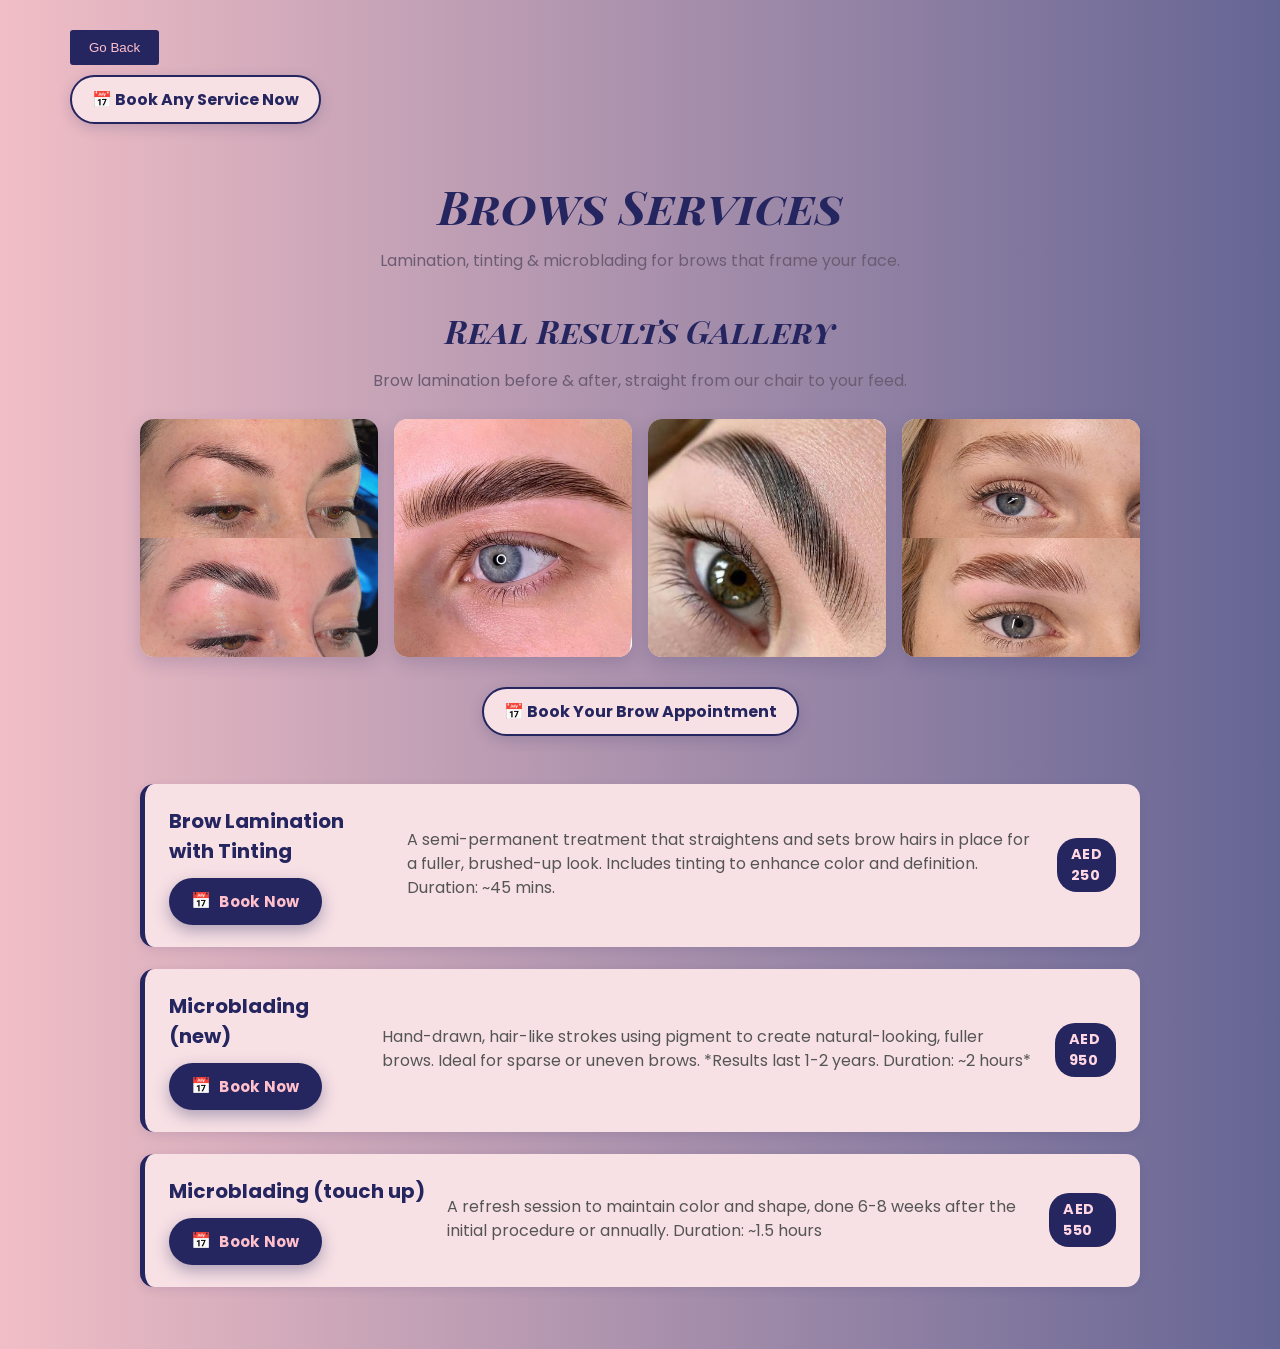
<file: brows.html>
<!DOCTYPE html>
<html lang="en">
<head>
  <meta charset="UTF-8">
  <meta name="viewport" content="width=device-width, initial-scale=1.0">

  <link rel="preconnect" href="https://fonts.googleapis.com">
  <link rel="preconnect" href="https://fonts.gstatic.com" crossorigin>
  <link href="https://fonts.googleapis.com/css2?family=Playfair+Display+SC:ital,wght@0,400;0,700;0,900;1,400;1,700;1,900&family=Poppins:ital,wght@0,100;0,200;0,300;0,400;0,500;0,600;0,700;0,800;0,900;1,100;1,200;1,300;1,400;1,500;1,600;1,700;1,800;1,900&display=swap" rel="stylesheet">
  <link rel="stylesheet" href="./services.css">
</head>
<body>
  <header>
    <!-- Add a back button or logo here -->
    
        <a href="./index.html" class="btn btn-sm btn-outline-primary mx-1" > <button   style="color: pink; background-color:  #25255f; margin-left: 50px; margin-top: 10px; padding-left: 19px; padding-right: 19px; padding-top: 10px; padding-bottom: 10px; border-radius: 3px; border-color: white; border: 4px;" >
          Go Back
        </button> </a>

        
   
  </header>

  <div class="header-actions">
    <a href="https://thetardisbeauty.setmore.com/" target="_blank" rel="noopener" class="header-book-btn">📅 Book Any Service Now</a>
  </div>

  <main>
    <h1>Brows Services</h1>
    <p class="page-subtitle">Lamination, tinting &amp; microblading for brows that frame your face.</p>

    <section class="gallery-section" aria-label="Real client brow lamination results">
      <h2 class="gallery-heading">Real Results Gallery</h2>
      <p class="gallery-subtext">Brow lamination before &amp; after, straight from our chair to your feed.</p>
      <div class="lash-gallery-grid">
        <div class="lash-gallery-item"><img src="./brow-gallery-1.jpg" alt="Brow lamination before and after result" loading="lazy"></div>
        <div class="lash-gallery-item"><img src="./brow-gallery-2.jpg" alt="Fluffy laminated and tinted brow close-up" loading="lazy"></div>
        <div class="lash-gallery-item"><img src="./brow-gallery-3.jpg" alt="Brushed-up laminated brow close-up" loading="lazy"></div>
        <div class="lash-gallery-item"><img src="./brow-gallery-4.jpg" alt="Brow lamination before and after, both eyes" loading="lazy"></div>
      </div>
      <div class="gallery-cta-wrap">
        <a href="https://thetardisbeauty.setmore.com/" target="_blank" rel="noopener" class="header-book-btn">📅 Book Your Brow Appointment</a>
      </div>
    </section>

    <div class="service-box">
        <div class="second-container">
        <p class="main">Brow Lamination with Tinting <a href="https://thetardisbeauty.setmore.com/book?step=staff&products=420942fd-c92a-45c6-97f3-a1922f92bb31&type=service" target="_blank" rel="noopener"><button class="book-btn"><span class="book-icon" aria-hidden="true">📅</span>Book Now</button></a></p> </div>
        <p class="second">A semi-permanent treatment that straightens and sets brow hairs in place for a fuller, brushed-up look. Includes tinting to enhance color and definition. Duration: ~45 mins.  </p>
        <p class="price-tag">AED 250</p>
      </div>
      
      <div class="service-box">
        <div class="second-container">
        <p class="main"> Microblading (new) <a href="https://thetardisbeauty.setmore.com/book?step=staff&products=2bab5c0b-fde1-4c53-8a37-7edb9089a025&type=service" target="_blank" rel="noopener"><button class="book-btn"><span class="book-icon" aria-hidden="true">📅</span>Book Now</button> </a></p></div>
        <p class="second"> Hand-drawn, hair-like strokes using pigment to create natural-looking, fuller brows. Ideal for sparse or uneven brows. *Results last 1-2 years. Duration: ~2 hours*</p>
        <p class="price-tag">AED 950</p>
      </div>
      
      <div class="service-box">
        <div class="second-container">
        <p class="main">Microblading (touch up) <a href="https://thetardisbeauty.setmore.com/book?step=staff&products=2b2a90e1-56ae-492e-a807-d7a6287dea8a&type=service" target="_blank" rel="noopener"><button class="book-btn"><span class="book-icon" aria-hidden="true">📅</span>Book Now</button></a></p></div>
        <p class="second"> A refresh session to maintain color and shape, done 6-8 weeks after the initial procedure or annually. Duration: ~1.5 hours</p>
        <p class="price-tag">AED 550</p>
      </div>
      
      
      <script>
        document.addEventListener('DOMContentLoaded', function() {
            // Check if we have a service to scroll to
            const serviceToScroll = sessionStorage.getItem("scrollToService");
            
            if (serviceToScroll) {
                // Find the service box that contains this service name
                const serviceBoxes = document.querySelectorAll('.service-box');
                
                for (let box of serviceBoxes) {
                    const serviceName = box.querySelector('.main').textContent.trim();
                    if (serviceName.includes(serviceToScroll)) {
                        // Scroll to this box
                        box.scrollIntoView({ behavior: 'smooth' });
                        
                        // Highlight the box temporarily
                        box.style.boxShadow = '0 0 0 2px pink';
                        setTimeout(() => {
                            box.style.boxShadow = '';
                        }, 2000);
                        
                        // Clear the stored value
                        sessionStorage.removeItem("scrollToService");
                        break;
                    }
                }
            }
        });
    </script>

      

   
  </main>
</body>
</html>
</file>
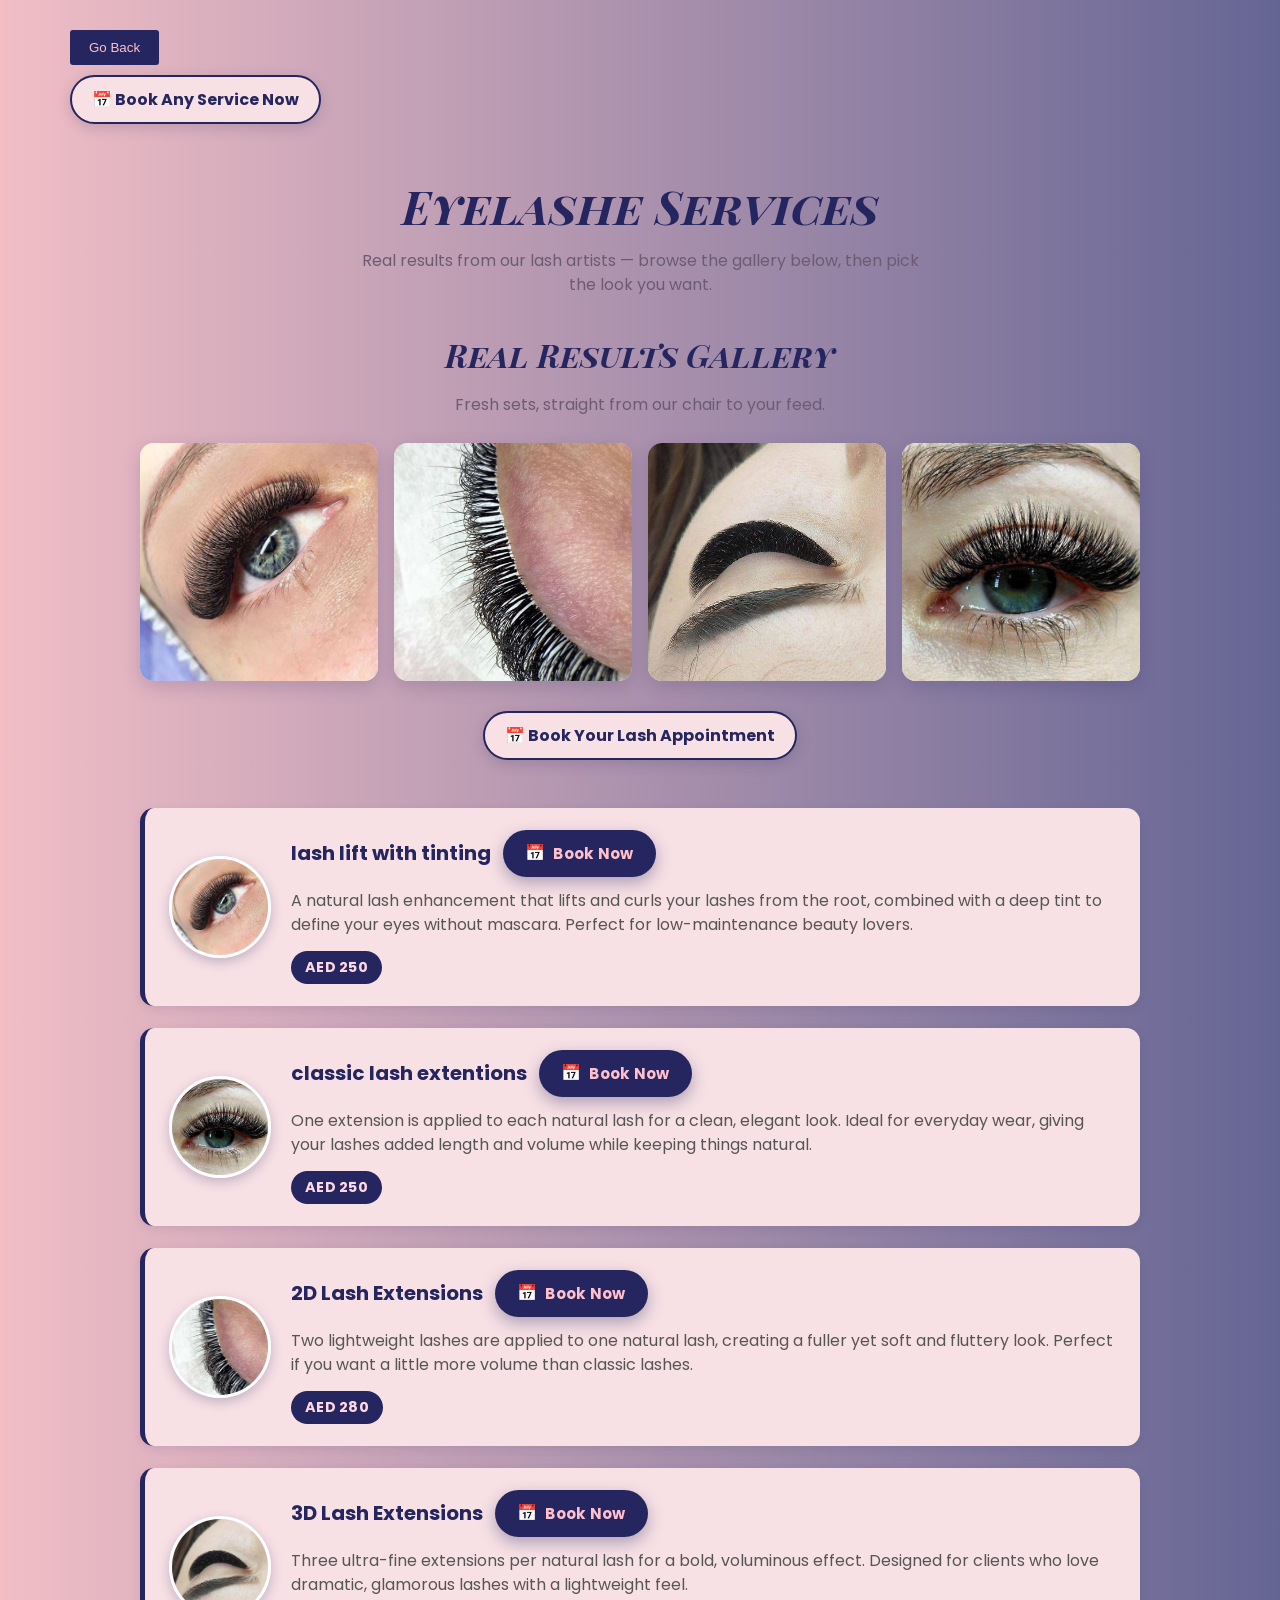
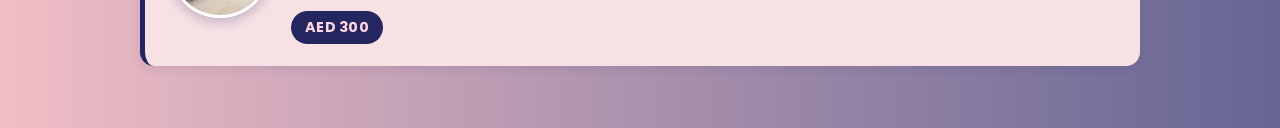
<file: eyelash.html>
<!DOCTYPE html>
<html lang="en">
<head>
  <meta charset="UTF-8">
  <meta name="viewport" content="width=device-width, initial-scale=1.0">

  <link rel="preconnect" href="https://fonts.googleapis.com">
  <link rel="preconnect" href="https://fonts.gstatic.com" crossorigin>
  <link href="https://fonts.googleapis.com/css2?family=Playfair+Display+SC:ital,wght@0,400;0,700;0,900;1,400;1,700;1,900&family=Poppins:ital,wght@0,100;0,200;0,300;0,400;0,500;0,600;0,700;0,800;0,900;1,100;1,200;1,300;1,400;1,500;1,600;1,700;1,800;1,900&display=swap" rel="stylesheet">
  <link rel="stylesheet" href="./services.css">
</head>
<body>
  <header>
    <!-- Add a back button or logo here -->
    
        <a href="./index.html" class="btn btn-sm btn-outline-primary mx-1" > <button   style="color: pink; background-color:  #25255f; margin-left: 50px; margin-top: 10px; padding-left: 19px; padding-right: 19px; padding-top: 10px; padding-bottom: 10px; border-radius: 3px; border-color: white; border: 4px;" >
          Go Back
        </button> </a>

        
   
  </header>

  <div class="header-actions">
    <a href="https://thetardisbeauty.setmore.com/" target="_blank" rel="noopener" class="header-book-btn">📅 Book Any Service Now</a>
  </div>

  <main>
    <h1>Eyelashe Services</h1>
    <p class="page-subtitle">Real results from our lash artists — browse the gallery below, then pick the look you want.</p>

    <section class="gallery-section" aria-label="Real client lash results">
      <h2 class="gallery-heading">Real Results Gallery</h2>
      <p class="gallery-subtext">Fresh sets, straight from our chair to your feed.</p>
      <div class="lash-gallery-grid">
        <div class="lash-gallery-item"><img src="./lash-gallery-1.jpg" alt="Full volume lash extensions close-up" loading="lazy"></div>
        <div class="lash-gallery-item"><img src="./lash-gallery-2.jpg" alt="Lash extension application close-up" loading="lazy"></div>
        <div class="lash-gallery-item"><img src="./lash-gallery-3.jpg" alt="Elegant lash extensions side profile" loading="lazy"></div>
        <div class="lash-gallery-item"><img src="./lash-gallery-4.jpg" alt="Fluffy lash extensions on green eyes" loading="lazy"></div>
      </div>
      <div class="gallery-cta-wrap">
        <a href="https://thetardisbeauty.setmore.com/" target="_blank" rel="noopener" class="header-book-btn">📅 Book Your Lash Appointment</a>
      </div>
    </section>
  
    <div class="service-box">
        <img class="service-thumb" src="./lash-gallery-1.jpg" alt="Lash lift with tinting result">
        <div class="service-content">
        <div class="second-container">
        <p class="main">lash lift with tinting <a href="https://thetardisbeauty.setmore.com/book?step=staff&products=6be445bb-67b1-484b-9c21-efb140b3313a&type=service" target="_blank" rel="noopener"> <button class="book-btn"><span class="book-icon" aria-hidden="true">📅</span>Book Now</button></a></p> </div>
        <p class="second">A natural lash enhancement that lifts and curls your lashes from the root, combined with a deep tint to define your eyes without mascara. Perfect for low-maintenance beauty lovers.  </p>
        <p class="price-tag">AED 250</p>
        </div>
      </div>
      
      <div class="service-box">
        <img class="service-thumb" src="./lash-gallery-4.jpg" alt="Classic lash extensions result">
        <div class="service-content">
        <div class="second-container">
        <p class="main">classic lash extentions <a href="https://thetardisbeauty.setmore.com/book?step=staff&products=9bad2954-2555-4b9c-9904-198c6383ea5b&type=service" target="_blank" rel="noopener"><button class="book-btn"><span class="book-icon" aria-hidden="true">📅</span>Book Now</button> </a> </p></div>
        <p class="second">  One extension is applied to each natural lash for a clean, elegant look. Ideal for everyday wear, giving your lashes added length and volume while keeping things natural.</p>
        <p class="price-tag">AED 250</p>
        </div>
      </div>
      
      <div class="service-box">
        <img class="service-thumb" src="./lash-gallery-2.jpg" alt="2D lash extensions close-up">
        <div class="service-content">
        <div class="second-container">
        <p class="main">2D Lash Extensions  <a href="https://thetardisbeauty.setmore.com/book?step=staff&products=7ae90c0e-164c-4d9c-a39e-afd22d4c6dd5&type=service" target="_blank" rel="noopener"><button class="book-btn"><span class="book-icon" aria-hidden="true">📅</span>Book Now</button></a></p></div>
        <p class="second"> Two lightweight lashes are applied to one natural lash, creating a fuller yet soft and fluttery look. Perfect if you want a little more volume than classic lashes.</p>
        <p class="price-tag">AED 280</p>
        </div>
      </div>
      
      <div class="service-box">
        <img class="service-thumb" src="./lash-gallery-3.jpg" alt="3D lash extensions side profile">
        <div class="service-content">
        <div class="second-container">
        <p  class="main">3D Lash Extensions <a href="https://thetardisbeauty.setmore.com/book?step=staff&products=5babe0d4-ab20-4f29-8f34-946fbb426502&type=service" target="_blank" rel="noopener"> <button class="book-btn"><span class="book-icon" aria-hidden="true">📅</span>Book Now</button> </a></p> </div>
        <p class="second">Three ultra-fine extensions per natural lash for a bold, voluminous effect. Designed for clients who love dramatic, glamorous lashes with a lightweight feel.</p>
        <p class="price-tag">AED 300</p>
        </div>
      </div>
      

      

   
  </main>
</body>
</html>
</file>
<file: about-us.css>
* { box-sizing: border-box; }

body {
    margin: 0;
    font-family: 'Poppins', sans-serif;
    background: #fdfaff;
    color: #333;
}

/* Header */
.about-header {
    padding: 18px 20px;
    background: linear-gradient(to left, #656594, rgb(241, 190, 198));
    color: white;
    display: flex;
    align-items: center;
    gap: 16px;
    flex-wrap: wrap;
}

.about-header h1 {
    font-family: 'Playfair Display', serif;
    font-style: italic;
    font-size: 1.4rem;
    margin: 0;
}

.back-btn {
    color: pink;
    background-color: #25255f;
    padding: 10px 18px;
    border-radius: 3px;
    border: 3px solid white;
    text-decoration: none;
    font-weight: 600;
    font-size: 0.85rem;
    white-space: nowrap;
}

/* Hero */
.about-hero {
    display: flex;
    flex-wrap: wrap;
    align-items: center;
    gap: 30px;
    max-width: 1100px;
    margin: 0 auto;
    padding: 40px 20px;
}

.about-hero-text {
    flex: 1 1 320px;
}

.about-badge {
    display: inline-block;
    background: #E8BDFF;
    color: #25255f;
    font-weight: 700;
    font-size: 0.75rem;
    letter-spacing: 0.08em;
    text-transform: uppercase;
    padding: 6px 14px;
    border-radius: 30px;
    margin-bottom: 14px;
}

.about-hero-text h2 {
    font-family: 'Playfair Display', serif;
    font-style: italic;
    font-weight: 800;
    color: #25255f;
    font-size: 2.3rem;
    margin: 0 0 16px;
    line-height: 1.2;
}

.about-hero-text p {
    font-size: 1.02rem;
    line-height: 1.7;
    color: #444;
    margin-bottom: 24px;
}

.about-cta-row {
    display: flex;
    flex-wrap: wrap;
    gap: 12px;
}

.about-btn {
    display: inline-block;
    text-decoration: none;
    font-weight: 700;
    padding: 12px 26px;
    border-radius: 30px;
    font-size: 0.95rem;
    transition: transform 0.2s ease, background 0.2s ease;
}

.about-btn-primary {
    background: #25255f;
    color: #fff;
}

.about-btn-primary:hover {
    background: #4040a0;
    transform: translateY(-2px);
}

.about-btn-secondary {
    background: transparent;
    color: #25255f;
    border: 2px solid #25255f;
}

.about-btn-secondary:hover {
    background: #25255f;
    color: #fff;
}

.about-hero-img {
    flex: 1 1 300px;
    max-width: 420px;
    margin: 0 auto;
}

.about-hero-img img {
    width: 100%;
    height: auto;
    border-radius: 18px;
    box-shadow: 0 14px 32px rgba(37,37,95,0.25);
    display: block;
}

/* Stats */
.about-stats {
    display: flex;
    flex-wrap: wrap;
    justify-content: center;
    gap: 20px;
    background: #25255f;
    padding: 34px 20px;
}

.stat-item {
    text-align: center;
    color: #fff;
    min-width: 140px;
}

.stat-number {
    display: block;
    font-family: 'Playfair Display', serif;
    font-weight: 800;
    font-size: 2.2rem;
    color: #E8BDFF;
}

.stat-label {
    display: block;
    font-size: 0.85rem;
    opacity: 0.9;
    margin-top: 4px;
}

/* Values */
.about-values {
    max-width: 1100px;
    margin: 0 auto;
    padding: 50px 20px;
}

.section-title {
    text-align: center;
    font-family: 'Playfair Display', serif;
    font-style: italic;
    font-weight: 800;
    color: #25255f;
    font-size: 1.9rem;
    margin-bottom: 30px;
}

.values-grid {
    display: grid;
    grid-template-columns: repeat(auto-fit, minmax(240px, 1fr));
    gap: 22px;
}

.value-card {
    background: #fff;
    border-radius: 16px;
    padding: 26px 22px;
    text-align: center;
    box-shadow: 0 8px 20px rgba(37,37,95,0.1);
}

.value-icon {
    font-size: 2rem;
    margin-bottom: 10px;
}

.value-card h4 {
    color: #25255f;
    font-weight: 700;
    margin-bottom: 8px;
}

.value-card p {
    color: #555;
    font-size: 0.92rem;
    line-height: 1.5;
    margin: 0;
}

/* Final CTA */
.about-final-cta {
    text-align: center;
    background: linear-gradient(135deg, #25255f, #a97fbf);
    color: #fff;
    padding: 50px 20px;
}

.about-final-cta h3 {
    font-family: 'Playfair Display', serif;
    font-style: italic;
    font-size: 1.7rem;
    margin: 0 0 10px;
}

.about-final-cta p {
    color: #f0e6f7;
    margin-bottom: 22px;
}

/* Mobile tweaks */
@media (max-width: 480px) {
    .about-header h1 { font-size: 1.15rem; }
    .about-hero-text h2 { font-size: 1.7rem; }
    .about-hero-text p { font-size: 0.95rem; }
    .about-hero { padding: 28px 16px; }
    .stat-number { font-size: 1.7rem; }
    .section-title { font-size: 1.5rem; }
    .about-final-cta h3 { font-size: 1.35rem; }
}
</file>
<file: services.css>
/* services.css */

/* Base Reset */
body {
  margin: 0;
  padding: 0;
  box-sizing: border-box;
  background: linear-gradient(to left , #656594,rgb(241, 190, 198));
  
}

body {
  font-family: 'Poppins', sans-serif;
  background-color: #fdf6f9;
  padding: 20px;
  color: #333;
}

/* Service Section */
main {
  max-width: 1000px;
  margin: 0 auto;
  padding: 20px;
}

h1 {
  text-align: center;
  font-family: 'Playfair Display SC', serif;
  font-size: 46px;
  font-style: italic;
  margin-bottom: 12px;
  color: #25255f;
}

.page-subtitle {
  text-align: center;
  color: #6b5c72;
  font-size: 1rem;
  max-width: 560px;
  margin: 0 auto 36px;
  line-height: 1.5;
}

/* Persistent header booking CTA (service pages) */
.header-actions {
  display: flex;
  align-items: center;
  gap: 12px;
  flex-wrap: wrap;
  padding: 10px 50px 0;
}

.header-book-btn {
  display: inline-flex;
  align-items: center;
  gap: 8px;
  background-color: rgb(248, 225, 229);
  color: #25255f !important;
  font-weight: 700;
  padding: 10px 20px;
  border-radius: 30px;
  text-decoration: none !important;
  box-shadow: 0 4px 14px rgba(37,37,95,0.18);
  transition: transform 0.2s ease, box-shadow 0.2s ease, background 0.2s ease;
  border: 2px solid #25255f;
}

.header-book-btn:hover {
  transform: translateY(-2px);
  box-shadow: 0 8px 18px rgba(37,37,95,0.25);
  background-color: #fff;
}

@media (max-width: 480px) {
  .header-actions {
    padding-left: 20px;
  }
}

/* ============ Service Cards ============ */

.service-box {
  background-color: rgb(248, 225, 229);
  border-radius: 14px;
  padding: 22px 24px;
  margin-bottom: 22px;
  box-shadow: 0 3px 10px rgba(37,37,95,0.1);
  border-left: 5px solid #25255f;
  display: flex;
  gap: 20px;
  align-items: center;
  transition: transform 0.25s ease, box-shadow 0.25s ease;
}

.service-box:hover {
  transform: translateY(-4px);
  box-shadow: 0 12px 26px rgba(37,37,95,0.18);
}

/* Optional photo thumbnail (used on pages that have real result photos) */
.service-thumb {
  flex-shrink: 0;
  width: 96px;
  height: 96px;
  border-radius: 50%;
  object-fit: cover;
  border: 3px solid #fff;
  box-shadow: 0 4px 12px rgba(37,37,95,0.25);
}

.service-content {
  flex: 1;
  min-width: 0;
}

.second-container {
  display: flex;
  justify-content: space-between;
  align-items: center;
  flex-wrap: wrap;
  gap: 10px 16px;
}

.main {
  font-weight: 700;
  font-size: 1.25rem;
  color: #25255f;
  margin: 0;
  display: flex;
  align-items: center;
  flex-wrap: wrap;
  gap: 12px;
}

.second {
  margin: 12px 0 14px;
  font-size: 1rem;
  color: #555;
  line-height: 1.5;
}

/* Price shown as a small pill instead of a plain line of text */
.price-tag {
  display: inline-block;
  background-color: #25255f;
  color: #ffd7e2;
  font-weight: 700;
  font-size: 0.9rem;
  letter-spacing: 0.02em;
  padding: 6px 14px;
  border-radius: 20px;
  margin: 0;
}

/* Book Now button — the main click target, made deliberately prominent */
button.book-btn,
.main button {
  background-color: #25255f;
  color: pink;
  border: none;
  padding: 12px 22px;
  border-radius: 30px;
  cursor: pointer;
  margin-top: 0;
  font-family: 'Poppins', sans-serif;
  font-weight: 700;
  font-size: 0.95rem;
  letter-spacing: 0.02em;
  display: inline-flex;
  align-items: center;
  gap: 8px;
  box-shadow: 0 6px 16px rgba(37,37,95,0.35);
  transition: transform 0.2s ease, box-shadow 0.2s ease, background 0.2s ease;
}

.book-icon {
  font-size: 1rem;
  line-height: 1;
}

button.book-btn:hover,
.main button:hover {
  background-color: #3b3b82;
  transform: translateY(-2px) scale(1.03);
  box-shadow: 0 10px 22px rgba(37,37,95,0.45);
}

button.book-btn:active,
.main button:active {
  transform: translateY(0) scale(0.98);
}

button.book-btn:focus-visible,
.main button:focus-visible {
  outline: 3px solid rgb(241, 190, 198);
  outline-offset: 2px;
}

/* fallback for any un-classed buttons */
button {
  background-color: #25255f;
  color: pink;
  border: none;
  padding: 10px 16px;
  border-radius: 5px;
  cursor: pointer;
  margin-top: 10px;
}

/* ============ Real Results Gallery (eyelash page) ============ */

.gallery-section {
  margin: 10px 0 48px;
}

.gallery-heading {
  text-align: center;
  font-family: 'Playfair Display SC', serif;
  font-style: italic;
  color: #25255f;
  font-size: 2rem;
  margin-bottom: 8px;
}

.gallery-subtext {
  text-align: center;
  color: #6b5c72;
  margin-bottom: 26px;
}

.lash-gallery-grid {
  display: grid;
  grid-template-columns: repeat(4, 1fr);
  gap: 16px;
}

.lash-gallery-item {
  position: relative;
  border-radius: 14px;
  overflow: hidden;
  box-shadow: 0 6px 18px rgba(37,37,95,0.18);
  aspect-ratio: 1 / 1;
  background-color: rgb(248, 225, 229);
}

.lash-gallery-item img {
  width: 100%;
  height: 100%;
  object-fit: cover;
  display: block;
  transition: transform 0.35s ease;
}

.lash-gallery-item:hover img {
  transform: scale(1.08);
}

.lash-video-wrap {
  max-width: 340px;
  margin: 30px auto 0;
  border-radius: 18px;
  overflow: hidden;
  box-shadow: 0 10px 26px rgba(37,37,95,0.28);
  border: 4px solid #fff;
  background: #000;
}

.lash-video-wrap video {
  width: 100%;
  display: block;
}

.lash-video-caption {
  text-align: center;
  color: #6b5c72;
  font-size: 0.9rem;
  margin-top: 10px;
  font-style: italic;
}

.gallery-cta-wrap {
  text-align: center;
  margin-top: 30px;
}

.gallery-cta-wrap .header-book-btn {
  border: 2px solid #25255f;
}

/* ✅ Responsive Styles */
@media (max-width: 768px) {
  .second-container {
    flex-direction: column;
    align-items: flex-start;
  }

  .main {
    font-size: 1.1rem;
  }

  .service-box {
    flex-direction: column;
    align-items: flex-start;
  }

  .service-thumb {
    width: 100%;
    height: 160px;
    border-radius: 12px;
  }

  button {
    width: auto;
  text-align: center;
  }

  h1 {
    font-size: 1.7rem;
  }

  .lash-gallery-grid {
    grid-template-columns: repeat(2, 1fr);
  }
}

@media (max-width: 480px) {
  body {
    padding: 10px;
  }

  .main {
    font-size: 1rem;
  }

  .second {
    font-size: 0.9rem;
  }

  button {
    font-size: 1rem;
    width: auto;          /* prevent full width */
    padding: 8px 16px;    /* reduce vertical space */
  }

  button.book-btn,
  .main button {
    width: 100%;
    justify-content: center;
  }

  .header-actions {
    padding-left: 12px;
  }
  
}
/* Add to services.css */
/* Search container styling */
</file>
